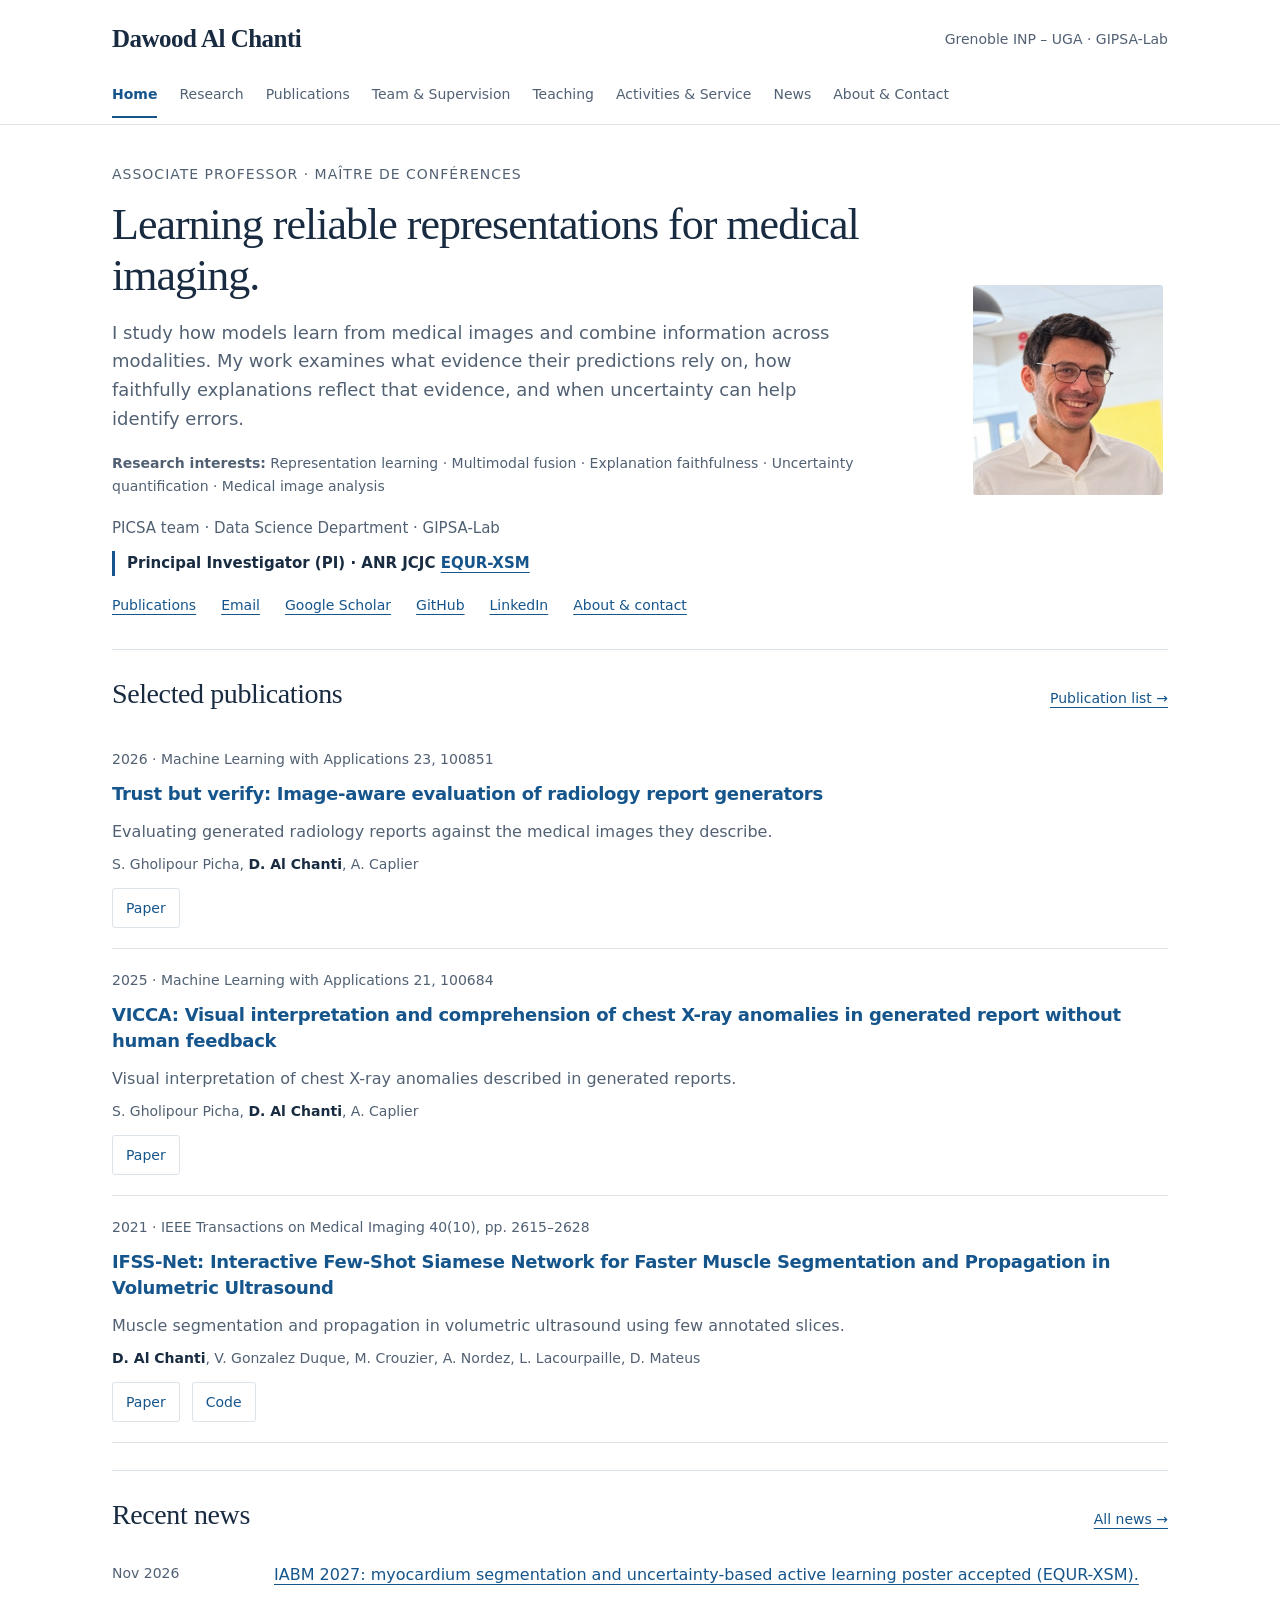
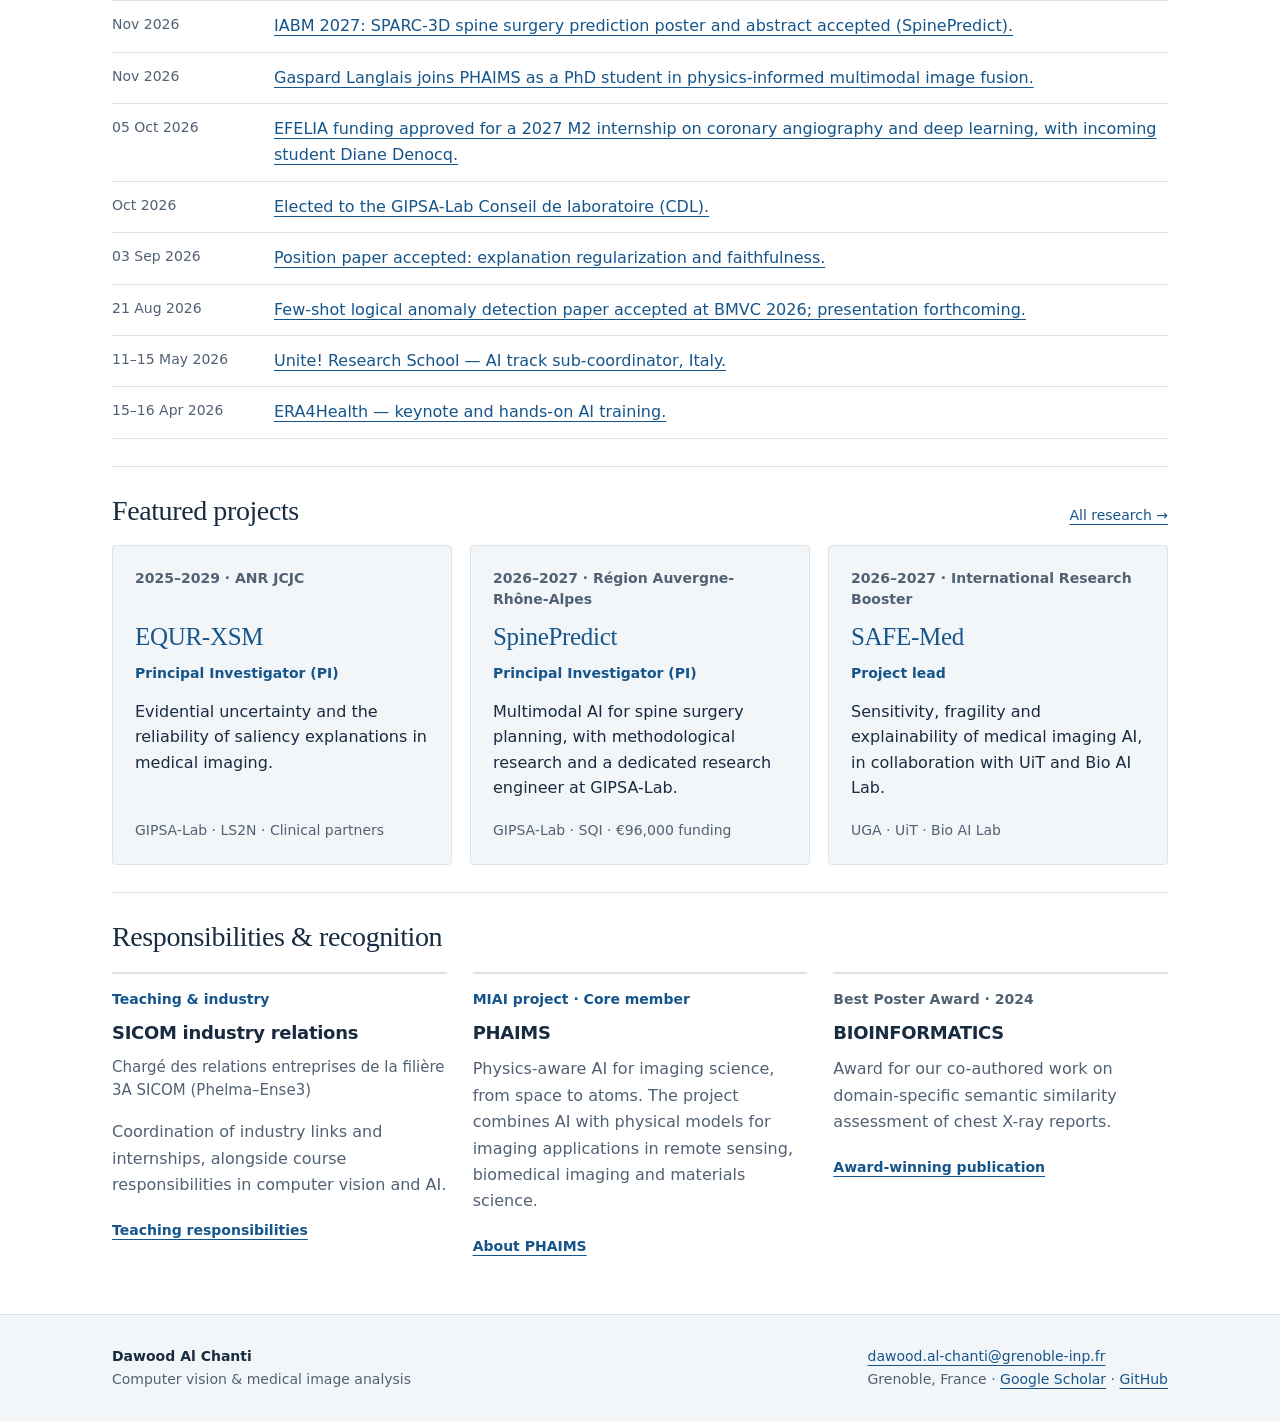
<file: index.html>
<!doctype html>
<html lang="en"><head><meta charset="utf-8"><meta name="viewport" content="width=device-width,initial-scale=1"><title>Computer vision &amp; medical imaging | Dawood Al Chanti</title><meta name="description" content="Dawood Al Chanti, Associate Professor at Grenoble INP – Phelma and GIPSA-Lab. Research in medical imaging, uncertainty quantification and explainable AI."><meta name="theme-color" content="#122439"><link rel="stylesheet" href="assets/style.css?v=20260922-1"><script type="application/ld+json">{"@context": "https://schema.org", "@type": "Person", "name": "Dawood Al Chanti", "jobTitle": "Associate Professor", "affiliation": {"@type": "Organization", "name": "Grenoble INP \u2013 Phelma / GIPSA-Lab"}, "sameAs": ["https://scholar.google.fr/citations?user=osXo54QAAAAJ&hl=en", "https://github.com/DawoodChanti", "https://www.linkedin.com/in/dawood-a-1231b355"]}</script><link rel="canonical" href="https://dawoodchanti.github.io/"></head><body><a class="skip" href="#main">Skip to content</a><header><div class="wrap mast"><a class="brand" href="index.html">Dawood Al Chanti</a><span class="affiliation">Grenoble INP – UGA · GIPSA-Lab</span></div><nav class="wrap main-nav" aria-label="Main navigation"><a href="index.html" aria-current="page">Home</a><a href="research.html">Research</a><a href="publications.html">Publications</a><a href="people.html">Team &amp; Supervision</a><a href="teaching.html">Teaching</a><a href="service.html">Activities &amp; Service</a><a href="news.html">News</a><a href="about.html">About &amp; Contact</a></nav></header><main tabindex="-1" id="main" class="wrap"><section class="hero"><div><p class="eyebrow">Associate Professor · Maître de conférences</p><h1>Learning reliable representations for medical imaging.</h1><p class="lead">I study how models learn from medical images and combine information across modalities. My work examines what evidence their predictions rely on, how faithfully explanations reflect that evidence, and when uncertainty can help identify errors.</p><p class="meta"><strong>Research interests:</strong> Representation learning · Multimodal fusion · Explanation faithfulness · Uncertainty quantification · Medical image analysis</p><p class="hero-affiliation">PICSA team · Data Science Department · GIPSA-Lab<br><strong>Principal Investigator (PI) · ANR JCJC <a href="https://dawoodchanti.github.io/anr-jcjc-equr-xsm/index.html">EQUR-XSM</a></strong></p><div class="links"><a href="publications.html">Publications</a><a href="mailto:dawood.al-chanti@grenoble-inp.fr">Email</a><a href="https://scholar.google.fr/citations?user=osXo54QAAAAJ&amp;hl=en">Google Scholar</a><a href="https://github.com/DawoodChanti">GitHub</a><a href="https://www.linkedin.com/in/dawood-a-1231b355">LinkedIn</a><a href="about.html">About &amp; contact</a></div></div><img class="portrait" src="assets/portrait.jpg?v=20261020" alt="Dawood Al Chanti" width="210" height="250"></section><section class="section" id="selected-publications"><div class="section-head"><h2>Selected publications</h2><a href="publications.html">Publication list →</a></div><article class="publication"><span class="pub-meta">2026 · Machine Learning with Applications 23, 100851</span><h3><a href="https://doi.org/10.1016/j.mlwa.2026.100851">Trust but verify: Image-aware evaluation of radiology report generators</a></h3><p class="contribution">Evaluating generated radiology reports against the medical images they describe.</p><p class="meta">S. Gholipour Picha, <strong>D. Al Chanti</strong>, A. Caplier</p><div class="pub-links"><a href="https://doi.org/10.1016/j.mlwa.2026.100851" aria-label="Read Trust but verify: Image-aware evaluation of radiology report generators">Paper</a></div></article><article class="publication"><span class="pub-meta">2025 · Machine Learning with Applications 21, 100684</span><h3><a href="https://doi.org/10.1016/j.mlwa.2025.100684">VICCA: Visual interpretation and comprehension of chest X-ray anomalies in generated report without human feedback</a></h3><p class="contribution">Visual interpretation of chest X-ray anomalies described in generated reports.</p><p class="meta">S. Gholipour Picha, <strong>D. Al Chanti</strong>, A. Caplier</p><div class="pub-links"><a href="https://doi.org/10.1016/j.mlwa.2025.100684" aria-label="Read VICCA: Visual interpretation and comprehension of chest X-ray anomalies in generated report without human feedback">Paper</a></div></article><article class="publication"><span class="pub-meta">2021 · IEEE Transactions on Medical Imaging 40(10), pp. 2615–2628</span><h3><a href="https://doi.org/10.1109/TMI.2021.3058303">IFSS-Net: Interactive Few-Shot Siamese Network for Faster Muscle Segmentation and Propagation in Volumetric Ultrasound</a></h3><p class="contribution">Muscle segmentation and propagation in volumetric ultrasound using few annotated slices.</p><p class="meta"><strong>D. Al Chanti</strong>, V. Gonzalez Duque, M. Crouzier, A. Nordez, L. Lacourpaille, D. Mateus</p><div class="pub-links"><a href="https://doi.org/10.1109/TMI.2021.3058303" aria-label="Read IFSS-Net: Interactive Few-Shot Siamese Network for Faster Muscle Segmentation and Propagation in Volumetric Ultrasound">Paper</a><a href="https://github.com/DawoodChanti/IFSS-Net">Code</a></div></article></section><section class="section" id="news"><div class="section-head"><h2>Recent news</h2><a href="news.html">All news →</a></div><article class="news-row"><time datetime="2026-11">Nov 2026</time><div><p><a href="news.html#iabm-2027-equr">IABM 2027: myocardium segmentation and uncertainty-based active learning poster accepted (EQUR-XSM).</a></p></div></article><article class="news-row"><time datetime="2026-11">Nov 2026</time><div><p><a href="news.html#iabm-2027-spine">IABM 2027: SPARC-3D spine surgery prediction poster and abstract accepted (SpinePredict).</a></p></div></article><article class="news-row"><time datetime="2026-11">Nov 2026</time><div><p><a href="news.html#phaims-gaspard-2026">Gaspard Langlais joins PHAIMS as a PhD student in physics-informed multimodal image fusion.</a></p></div></article><article class="news-row"><time datetime="2026-10-05">05 Oct 2026</time><div><p><a href="news.html#efelia-m2-2026">EFELIA funding approved for a 2027 M2 internship on coronary angiography and deep learning, with incoming student Diane Denocq.</a></p></div></article><article class="news-row"><time datetime="2026-10">Oct 2026</time><div><p><a href="news.html#cdl-2026">Elected to the GIPSA-Lab Conseil de laboratoire (CDL).</a></p></div></article><article class="news-row"><time datetime="2026-09-03">03 Sep 2026</time><div><p><a href="news.html">Position paper accepted: explanation regularization and faithfulness.</a></p></div></article><article class="news-row"><time datetime="2026-08-21">21 Aug 2026</time><div><p><a href="news.html#bmvc-2026">Few-shot logical anomaly detection paper accepted at BMVC 2026; presentation forthcoming.</a></p></div></article><article class="news-row"><time datetime="2026-05-11">11–15 May 2026</time><div><p><a href="news.html">Unite! Research School — AI track sub-coordinator, Italy.</a></p></div></article><article class="news-row"><time datetime="2026-04-15">15–16 Apr 2026</time><div><p><a href="news.html">ERA4Health — keynote and hands-on AI training.</a></p></div></article></section><section class="section" id="projects"><div class="section-head"><h2>Featured projects</h2><a href="research.html">All research →</a></div><div class="grid"><article class="card"><span class="tag">2025–2029 · ANR JCJC</span><h3><a href="https://dawoodchanti.github.io/anr-jcjc-equr-xsm/index.html">EQUR-XSM</a></h3><span class="role-label">Principal Investigator (PI)</span><p>Evidential uncertainty and the reliability of saliency explanations in medical imaging.</p><div class="meta">GIPSA-Lab · LS2N · Clinical partners</div></article><article class="card"><span class="tag">2026–2027 · Région Auvergne-Rhône-Alpes</span><h3><a href="research.html#spinepredict">SpinePredict</a></h3><span class="role-label">Principal Investigator (PI)</span><p>Multimodal AI for spine surgery planning, with methodological research and a dedicated research engineer at GIPSA-Lab.</p><div class="meta">GIPSA-Lab · SQI · €96,000 funding</div></article><article class="card"><span class="tag">2026–2027 · International Research Booster</span><h3><a href="research.html#safe-med">SAFE-Med</a></h3><span class="role-label">Project lead</span><p>Sensitivity, fragility and explainability of medical imaging AI, in collaboration with UiT and Bio AI Lab.</p><div class="meta">UGA · UiT · Bio AI Lab</div></article></div></section><section class="section" id="highlights"><div class="section-head"><h2>Responsibilities &amp; recognition</h2></div><div class="highlights"><article><span class="tag">Teaching &amp; industry</span><h3>SICOM industry relations</h3><p lang="fr">Chargé des relations entreprises de la filière 3A SICOM (Phelma–Ense3)</p><p>Coordination of industry links and internships, alongside course responsibilities in computer vision and AI.</p><a href="teaching.html#responsibilities">Teaching responsibilities</a></article><article><span class="tag">MIAI project · Core member</span><h3>PHAIMS</h3><p>Physics-aware AI for imaging science, from space to atoms. The project combines AI with physical models for imaging applications in remote sensing, biomedical imaging and materials science.</p><a href="research.html#phaims">About PHAIMS</a></article><article class="recognition"><span class="tag">Best Poster Award · 2024</span><h3>BIOINFORMATICS</h3><p>Award for our co-authored work on domain-specific semantic similarity assessment of chest X-ray reports.</p><a href="publications.html#year-2024">Award-winning publication</a></article></div></section></main><footer><div class="wrap footer-inner"><div><strong>Dawood Al Chanti</strong><br>Computer vision &amp; medical image analysis</div><div><a href="mailto:dawood.al-chanti@grenoble-inp.fr">dawood.al-chanti@grenoble-inp.fr</a><br>Grenoble, France · <a href="https://scholar.google.fr/citations?user=osXo54QAAAAJ&amp;hl=en">Google Scholar</a> · <a href="https://github.com/DawoodChanti">GitHub</a></div></div></footer></body></html>
</file>
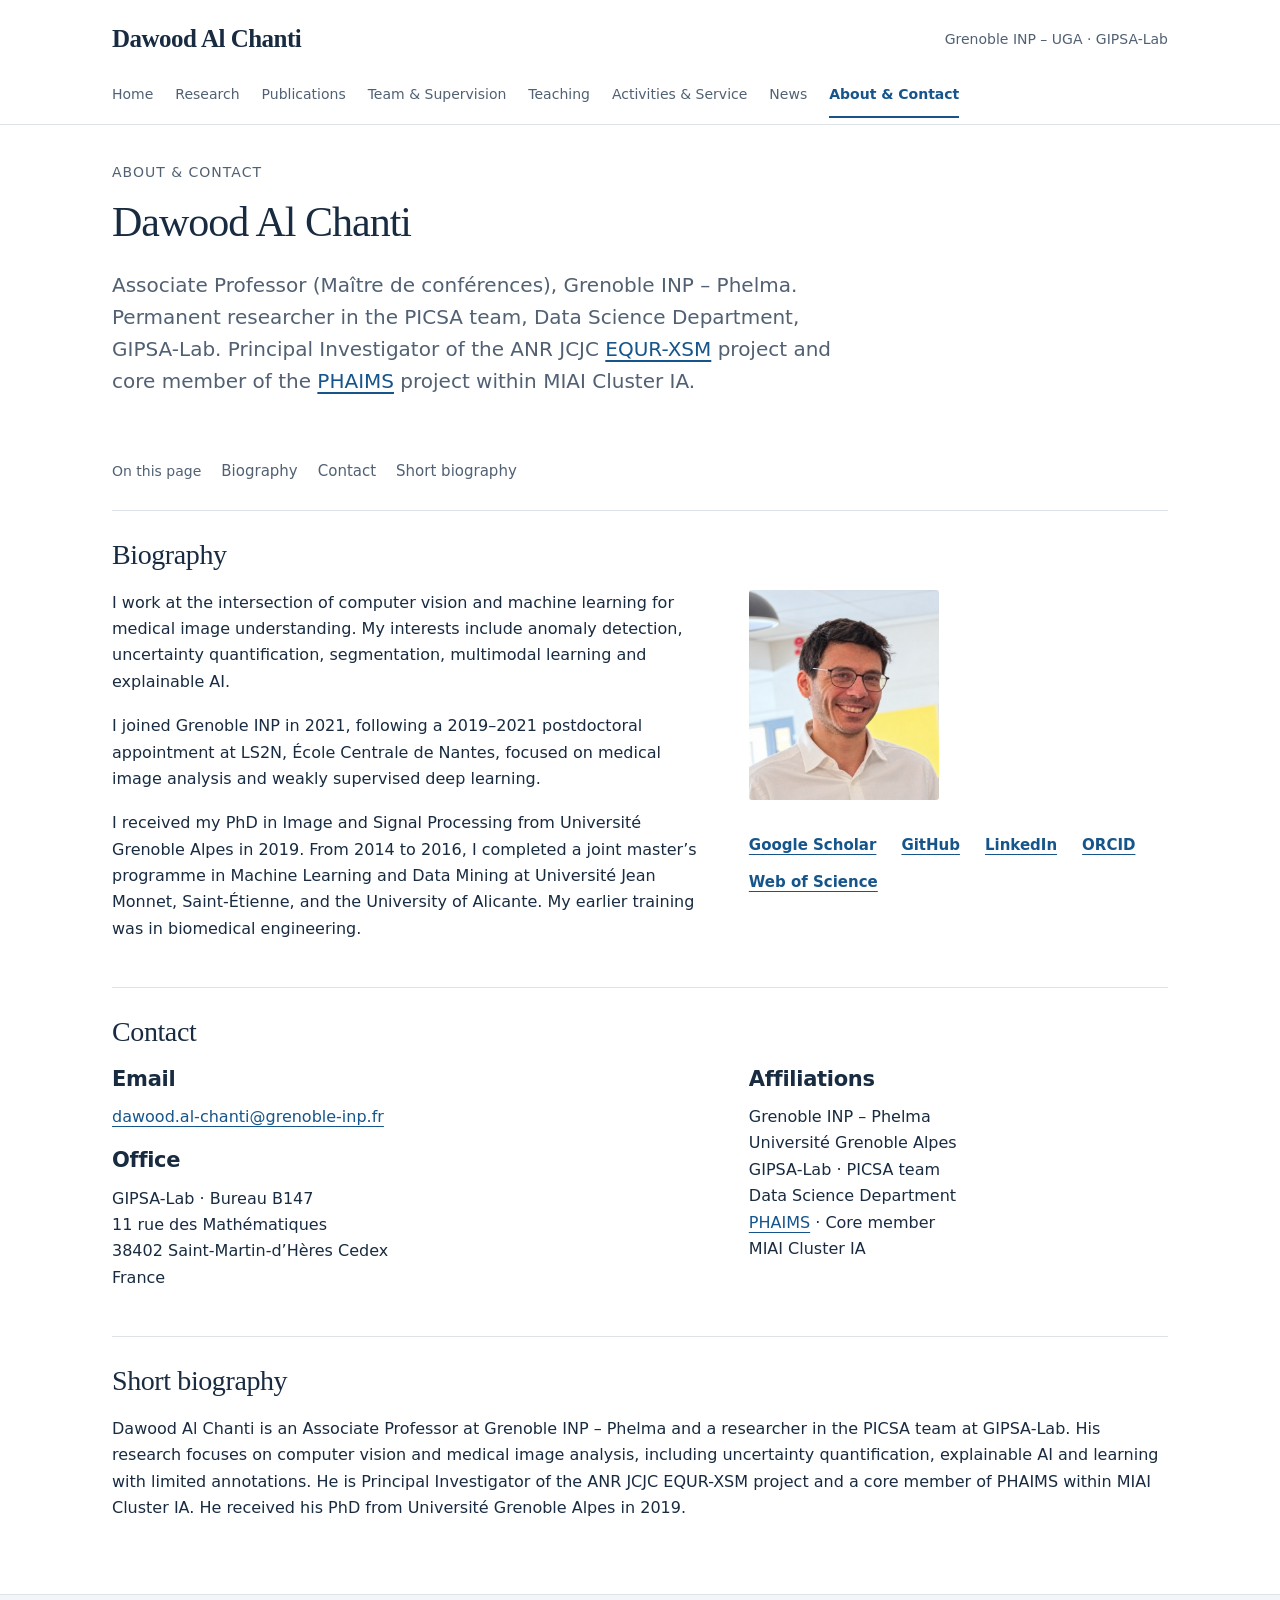
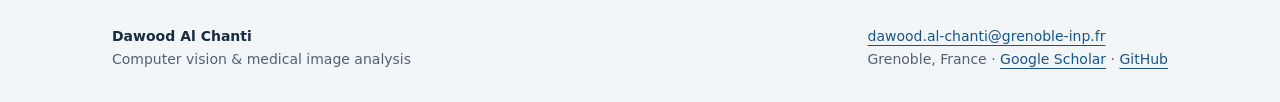
<file: about.html>
<!doctype html>
<html lang="en"><head><meta charset="utf-8"><meta name="viewport" content="width=device-width,initial-scale=1"><title>About &amp; contact | Dawood Al Chanti</title><meta name="description" content="Biography and professional contact information for Dawood Al Chanti, Associate Professor at Grenoble INP – Phelma."><meta name="theme-color" content="#122439"><link rel="stylesheet" href="assets/style.css?v=20260922-1"><script type="application/ld+json">{"@context": "https://schema.org", "@type": "Person", "name": "Dawood Al Chanti", "jobTitle": "Associate Professor", "affiliation": {"@type": "Organization", "name": "Grenoble INP \u2013 Phelma / GIPSA-Lab"}, "sameAs": ["https://scholar.google.fr/citations?user=osXo54QAAAAJ&hl=en", "https://github.com/DawoodChanti", "https://www.linkedin.com/in/dawood-a-1231b355"]}</script><link rel="canonical" href="https://dawoodchanti.github.io/about.html"></head><body><a class="skip" href="#main">Skip to content</a><header><div class="wrap mast"><a class="brand" href="index.html">Dawood Al Chanti</a><span class="affiliation">Grenoble INP – UGA · GIPSA-Lab</span></div><nav class="wrap main-nav" aria-label="Main navigation"><a href="index.html">Home</a><a href="research.html">Research</a><a href="publications.html">Publications</a><a href="people.html">Team &amp; Supervision</a><a href="teaching.html">Teaching</a><a href="service.html">Activities &amp; Service</a><a href="news.html">News</a><a href="about.html" aria-current="page">About &amp; Contact</a></nav></header><main tabindex="-1" id="main" class="wrap"><div class="page-head"><p class="eyebrow">About &amp; contact</p><h1>Dawood Al Chanti</h1><p class="lead">Associate Professor (Maître de conférences), Grenoble INP – Phelma. Permanent researcher in the PICSA team, Data Science Department, GIPSA-Lab. Principal Investigator of the ANR JCJC <a href="https://dawoodchanti.github.io/anr-jcjc-equr-xsm/index.html">EQUR-XSM</a> project and core member of the <a href="https://miai-cluster.univ-grenoble-alpes.fr/chairs-/phaims-physics-aware-ai-for-imaging-science-from-space-to-atoms-1641665.kjsp?RH=1697728359000">PHAIMS</a> project within MIAI Cluster IA.</p></div><nav class="page-nav" aria-label="On this page"><span>On this page</span><a href="#biography">Biography</a><a href="#contact">Contact</a><a href="#short-bio">Short biography</a></nav><section class="section" id="biography"><div class="section-head"><h2>Biography</h2></div><div class="two-col"><div><p>I work at the intersection of computer vision and machine learning for medical image understanding. My interests include anomaly detection, uncertainty quantification, segmentation, multimodal learning and explainable AI.</p><p>I joined Grenoble INP in 2021, following a 2019–2021 postdoctoral appointment at LS2N, École Centrale de Nantes, focused on medical image analysis and weakly supervised deep learning.</p><p>I received my PhD in Image and Signal Processing from Université Grenoble Alpes in 2019. From 2014 to 2016, I completed a joint master’s programme in Machine Learning and Data Mining at Université Jean Monnet, Saint-Étienne, and the University of Alicante. My earlier training was in biomedical engineering.</p></div><div><img class="portrait" src="assets/portrait.jpg?v=20261020" alt="Dawood Al Chanti" width="210" height="250"><div class="links"><a href="https://scholar.google.fr/citations?user=osXo54QAAAAJ&amp;hl=en">Google Scholar</a><a href="https://github.com/DawoodChanti">GitHub</a><a href="https://www.linkedin.com/in/dawood-a-1231b355">LinkedIn</a><a href="https://orcid.org/0000-0002-6258-6970">ORCID</a><a href="https://www.webofscience.com/wos/author/record/ITU-7469-2023">Web of Science</a></div></div></div></section><section class="section" id="contact"><div class="section-head"><h2>Contact</h2></div><div class="two-col"><div><h3>Email</h3><p><a href="mailto:dawood.al-chanti@grenoble-inp.fr">dawood.al-chanti@grenoble-inp.fr</a></p><h3>Office</h3><p>GIPSA-Lab · Bureau B147<br>11 rue des Mathématiques<br>38402 Saint-Martin-d’Hères Cedex<br>France</p></div><div><h3>Affiliations</h3><p>Grenoble INP – Phelma<br>Université Grenoble Alpes<br>GIPSA-Lab · PICSA team<br>Data Science Department<br><a href="https://miai-cluster.univ-grenoble-alpes.fr/chairs-/phaims-physics-aware-ai-for-imaging-science-from-space-to-atoms-1641665.kjsp?RH=1697728359000">PHAIMS</a> · Core member<br>MIAI Cluster IA</p></div></div></section><section class="section" id="short-bio"><div class="section-head"><h2>Short biography</h2></div><p>Dawood Al Chanti is an Associate Professor at Grenoble INP – Phelma and a researcher in the PICSA team at GIPSA-Lab. His research focuses on computer vision and medical image analysis, including uncertainty quantification, explainable AI and learning with limited annotations. He is Principal Investigator of the ANR JCJC EQUR-XSM project and a core member of PHAIMS within MIAI Cluster IA. He received his PhD from Université Grenoble Alpes in 2019.</p></section></main><footer><div class="wrap footer-inner"><div><strong>Dawood Al Chanti</strong><br>Computer vision &amp; medical image analysis</div><div><a href="mailto:dawood.al-chanti@grenoble-inp.fr">dawood.al-chanti@grenoble-inp.fr</a><br>Grenoble, France · <a href="https://scholar.google.fr/citations?user=osXo54QAAAAJ&amp;hl=en">Google Scholar</a> · <a href="https://github.com/DawoodChanti">GitHub</a></div></div></footer></body></html>
</file>
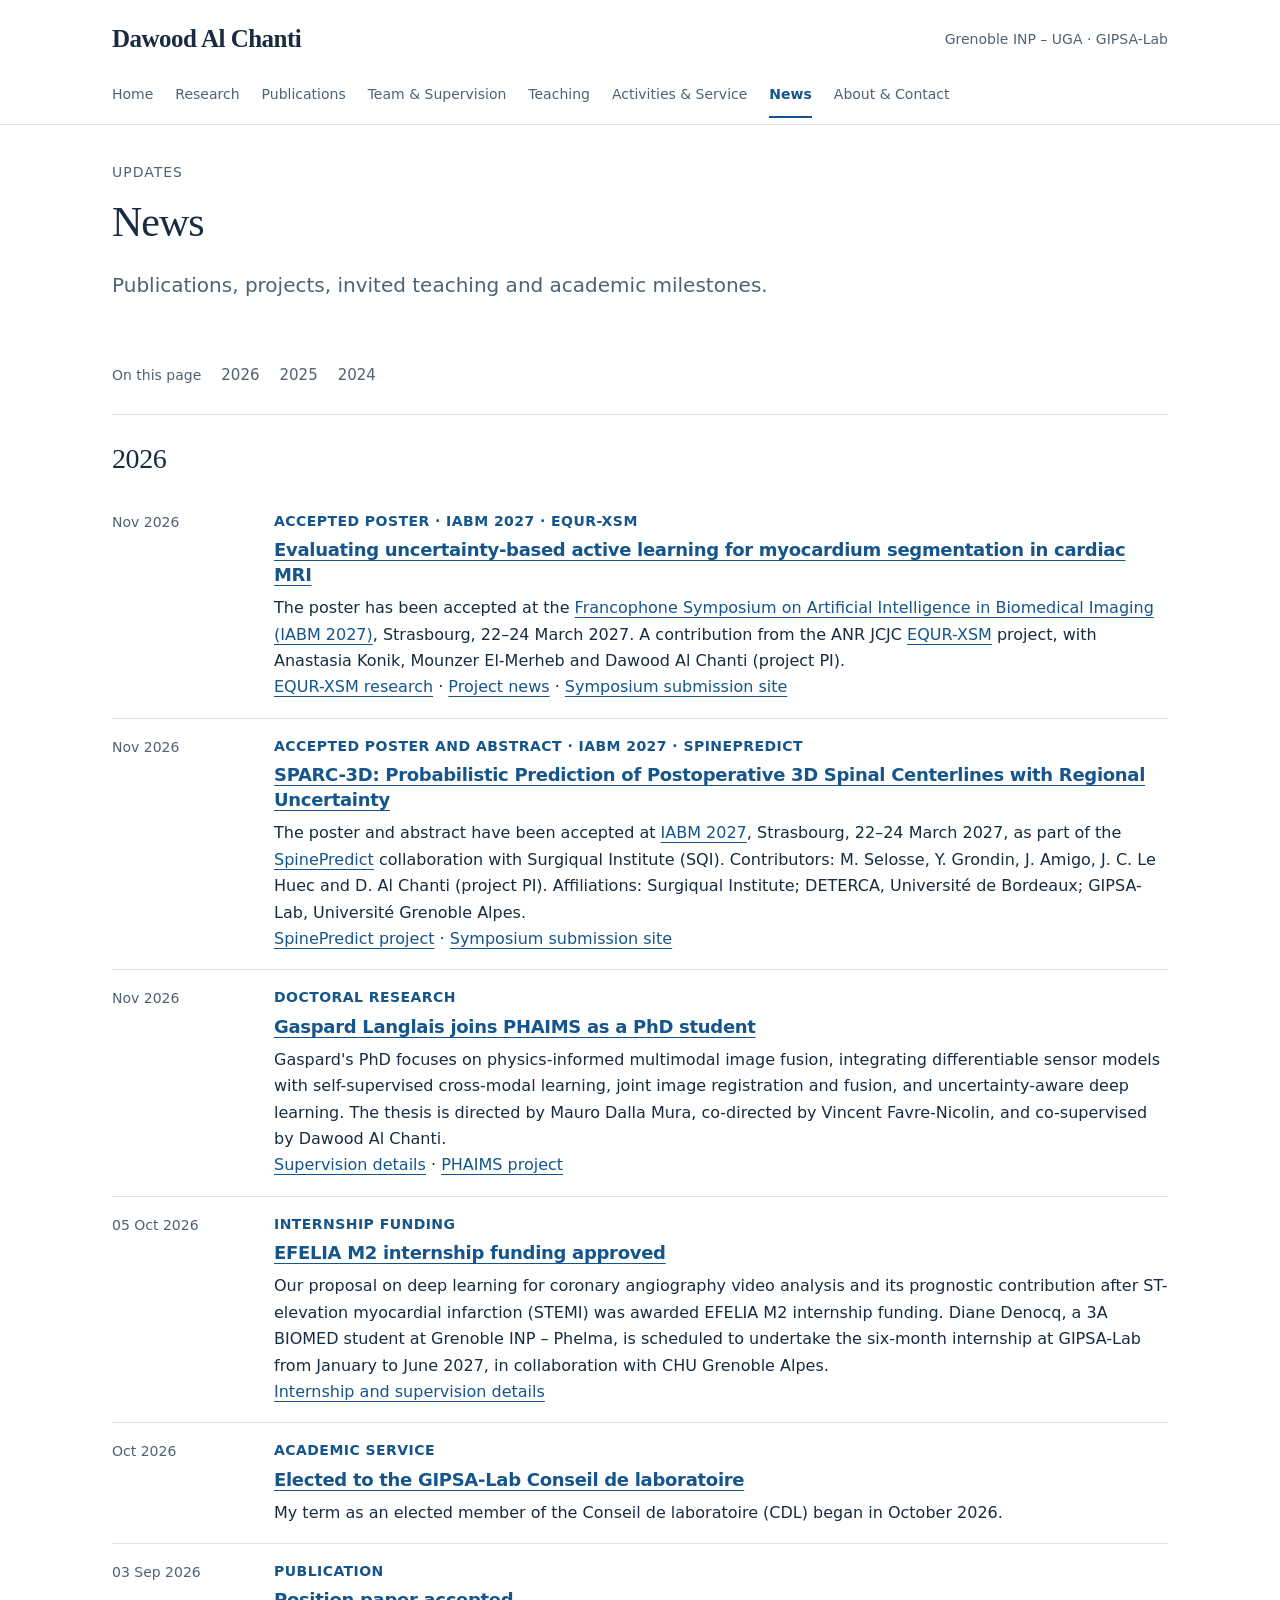
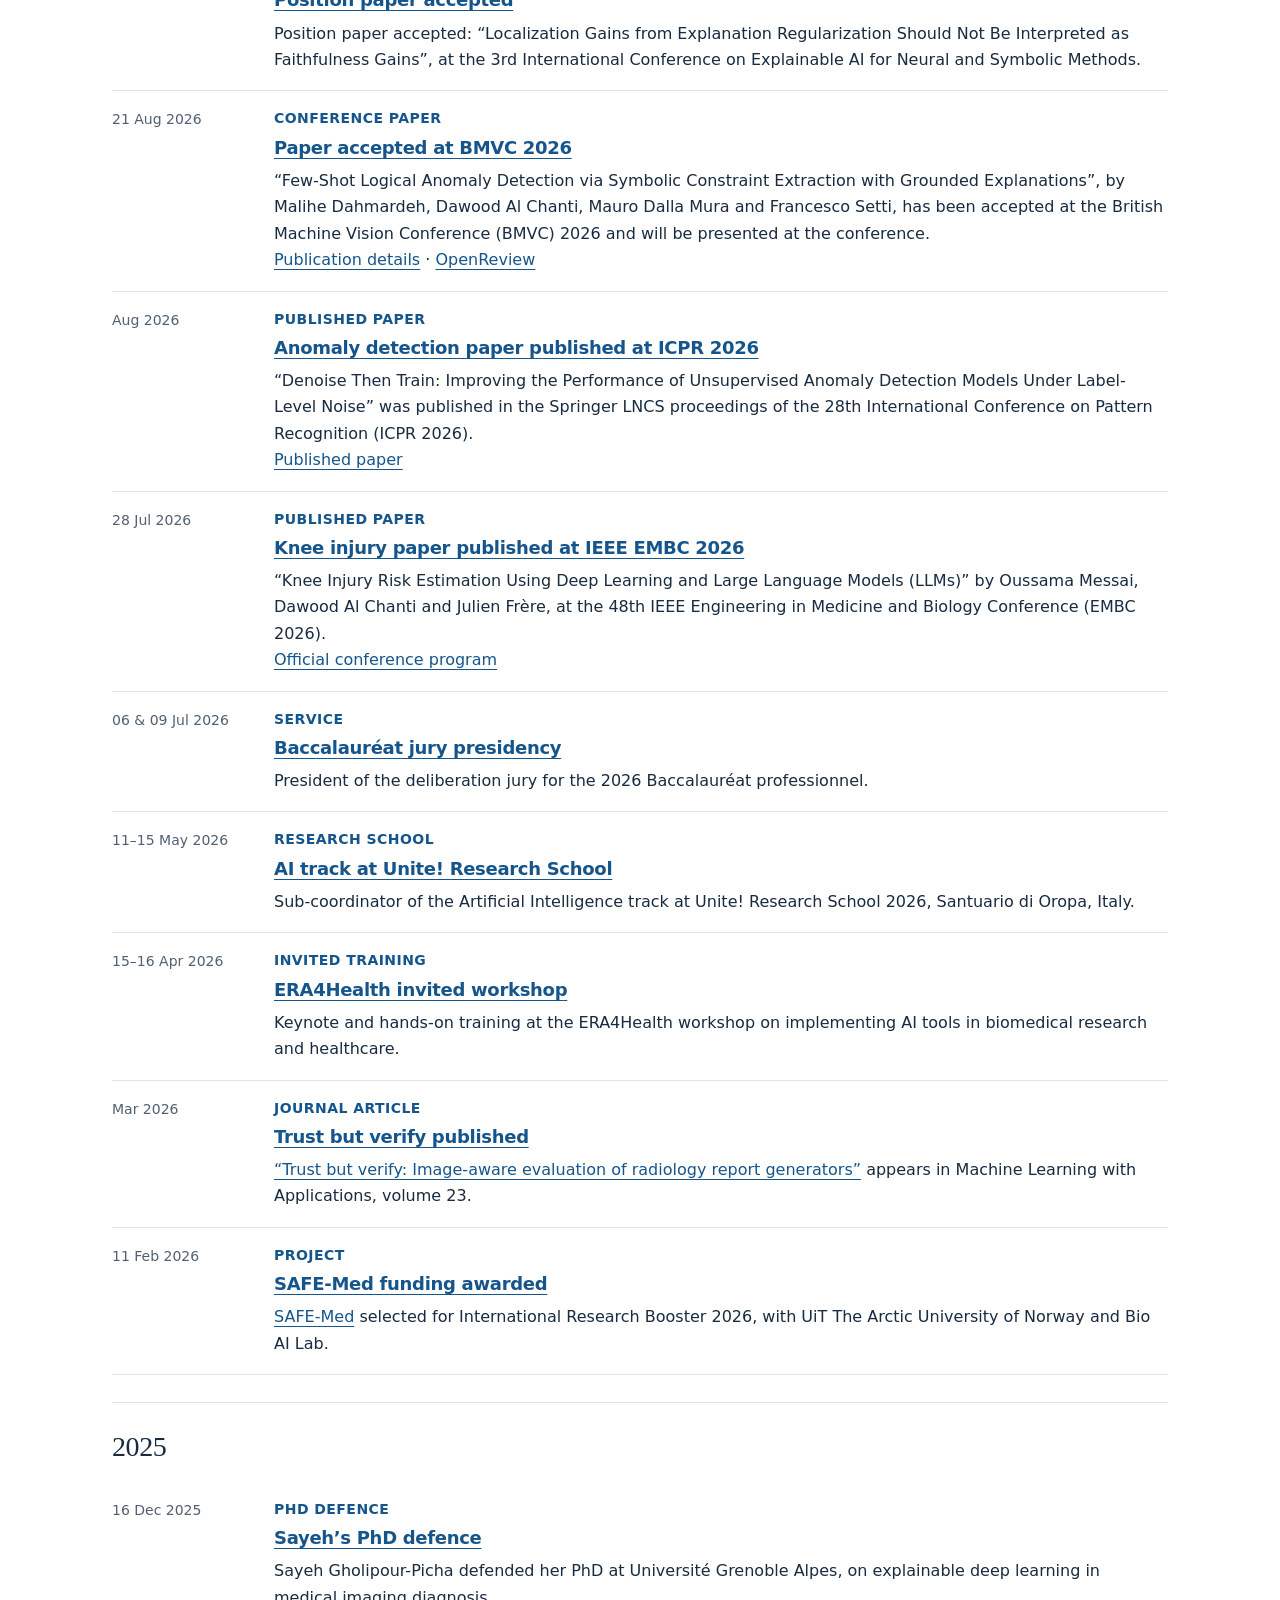
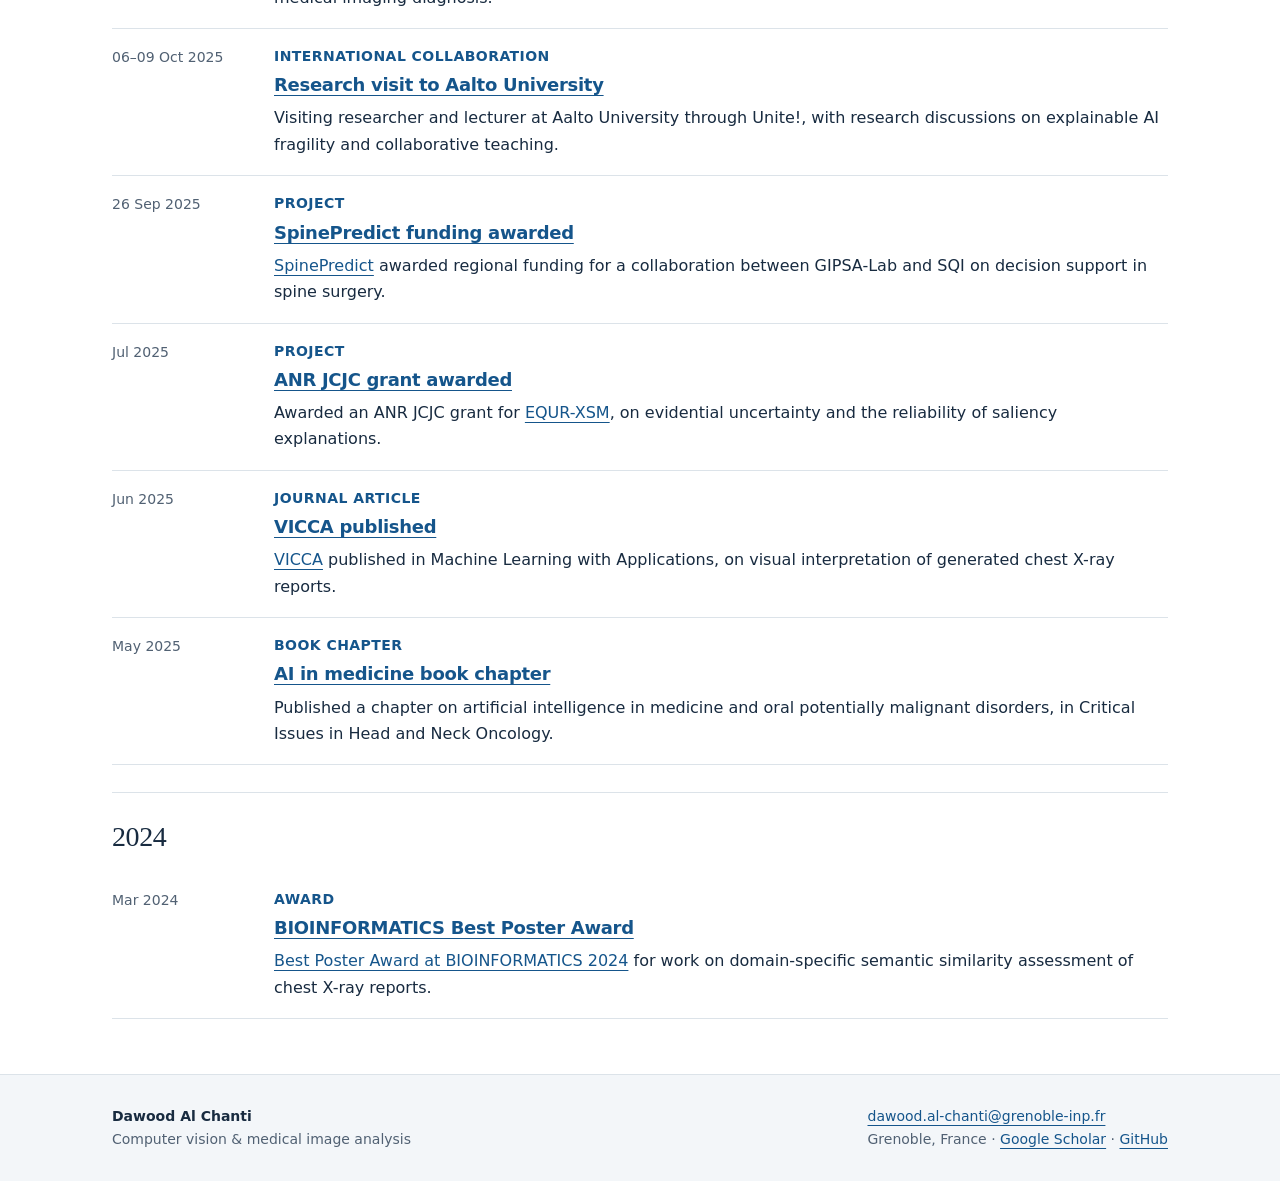
<file: news.html>
<!doctype html>
<html lang="en"><head><meta charset="utf-8"><meta name="viewport" content="width=device-width,initial-scale=1"><title>News | Dawood Al Chanti</title><meta name="description" content="Recent news and an archive of research and academic activities from Dawood Al Chanti."><meta name="theme-color" content="#122439"><link rel="stylesheet" href="assets/style.css?v=20260922-1"><script type="application/ld+json">{"@context": "https://schema.org", "@type": "Person", "name": "Dawood Al Chanti", "jobTitle": "Associate Professor", "affiliation": {"@type": "Organization", "name": "Grenoble INP \u2013 Phelma / GIPSA-Lab"}, "sameAs": ["https://scholar.google.fr/citations?user=osXo54QAAAAJ&hl=en", "https://github.com/DawoodChanti"]}</script><link rel="canonical" href="https://dawoodchanti.github.io/news.html"></head><body><a class="skip" href="#main">Skip to content</a><header><div class="wrap mast"><a class="brand" href="index.html">Dawood Al Chanti</a><span class="affiliation">Grenoble INP – UGA · GIPSA-Lab</span></div><nav class="wrap main-nav" aria-label="Main navigation"><a href="index.html">Home</a><a href="research.html">Research</a><a href="publications.html">Publications</a><a href="people.html">Team &amp; Supervision</a><a href="teaching.html">Teaching</a><a href="service.html">Activities &amp; Service</a><a href="news.html" aria-current="page">News</a><a href="about.html">About &amp; Contact</a></nav></header><main tabindex="-1" id="main" class="wrap"><div class="page-head"><p class="eyebrow">Updates</p><h1>News</h1><p class="lead">Publications, projects, invited teaching and academic milestones.</p></div><nav class="page-nav" aria-label="On this page"><span>On this page</span><a href="#year-2026">2026</a><a href="#year-2025">2025</a><a href="#year-2024">2024</a></nav><section class="section" id="year-2026"><div class="section-head"><h2>2026</h2></div>
 <article class="news-row" id="iabm-2027-equr"><time datetime="2026-11">Nov 2026</time><div><span class="tag">Accepted poster · IABM 2027 · EQUR-XSM</span><h3><a href="publications.html#iabm-2027-equr">Evaluating uncertainty-based active learning for myocardium segmentation in cardiac MRI</a></h3><p>The poster has been accepted at the <a href="https://iabm2027.sciencesconf.org/">Francophone Symposium on Artificial Intelligence in Biomedical Imaging (IABM 2027)</a>, Strasbourg, 22–24 March 2027. A contribution from the ANR JCJC <a href="research.html#equr-xsm">EQUR-XSM</a> project, with Anastasia Konik, Mounzer El-Merheb and Dawood Al Chanti (project PI).</p><p><a href="research.html#equr-xsm">EQUR-XSM research</a> · <a href="https://dawoodchanti.github.io/anr-jcjc-equr-xsm/news.html#iabm-2027-myocardium">Project news</a> · <a href="https://cmt3.research.microsoft.com/IABM2027">Symposium submission site</a></p></div></article>
 <article class="news-row" id="iabm-2027-spine"><time datetime="2026-11">Nov 2026</time><div><span class="tag">Accepted poster and abstract · IABM 2027 · SpinePredict</span><h3><a href="publications.html#iabm-2027-spine">SPARC-3D: Probabilistic Prediction of Postoperative 3D Spinal Centerlines with Regional Uncertainty</a></h3><p>The poster and abstract have been accepted at <a href="https://iabm2027.sciencesconf.org/">IABM 2027</a>, Strasbourg, 22–24 March 2027, as part of the <a href="research.html#spinepredict">SpinePredict</a> collaboration with Surgiqual Institute (SQI). Contributors: M. Selosse, Y. Grondin, J. Amigo, J. C. Le Huec and D. Al Chanti (project PI). Affiliations: Surgiqual Institute; DETERCA, Université de Bordeaux; GIPSA-Lab, Université Grenoble Alpes.</p><p><a href="research.html#spinepredict">SpinePredict project</a> · <a href="https://cmt3.research.microsoft.com/IABM2027">Symposium submission site</a></p></div></article><article class="news-row" id="phaims-gaspard-2026"><time datetime="2026-11">Nov 2026</time><div><span class="tag">Doctoral research</span><h3><a href="people.html#gaspard-langlais">Gaspard Langlais joins PHAIMS as a PhD student</a></h3><p>Gaspard's PhD focuses on physics-informed multimodal image fusion, integrating differentiable sensor models with self-supervised cross-modal learning, joint image registration and fusion, and uncertainty-aware deep learning. The thesis is directed by Mauro Dalla Mura, co-directed by Vincent Favre-Nicolin, and co-supervised by Dawood Al Chanti.</p><p><a href="people.html#gaspard-langlais">Supervision details</a> · <a href="research.html#phaims">PHAIMS project</a></p></div></article><article class="news-row" id="efelia-m2-2026"><time datetime="2026-10-05">05 Oct 2026</time><div><span class="tag">Internship funding</span><h3><a href="people.html#diane-denocq">EFELIA M2 internship funding approved</a></h3><p>Our proposal on deep learning for coronary angiography video analysis and its prognostic contribution after ST-elevation myocardial infarction (STEMI) was awarded EFELIA M2 internship funding. Diane Denocq, a 3A BIOMED student at Grenoble INP – Phelma, is scheduled to undertake the six-month internship at GIPSA-Lab from January to June 2027, in collaboration with CHU Grenoble Alpes.</p><p><a href="people.html#diane-denocq">Internship and supervision details</a></p></div></article><article class="news-row" id="cdl-2026"><time datetime="2026-10">Oct 2026</time><div><span class="tag">Academic service</span><h3><a href="service.html#cdl">Elected to the GIPSA-Lab Conseil de laboratoire</a></h3><p>My term as an elected member of the Conseil de laboratoire (CDL) began in October 2026.</p></div></article><article class="news-row"><time datetime="2026-09-03">03 Sep 2026</time><div><span class="tag">Publication</span><h3><a href="publications.html#accepted">Position paper accepted</a></h3><p>Position paper accepted: “Localization Gains from Explanation Regularization Should Not Be Interpreted as Faithfulness Gains”, at the 3rd International Conference on Explainable AI for Neural and Symbolic Methods.</p></div></article><article class="news-row" id="bmvc-2026"><time datetime="2026-08-21">21 Aug 2026</time><div><span class="tag">Conference paper</span><h3><a href="publications.html#bmvc-2026-logical-anomaly">Paper accepted at BMVC 2026</a></h3><p>“Few-Shot Logical Anomaly Detection via Symbolic Constraint Extraction with Grounded Explanations”, by Malihe Dahmardeh, Dawood Al Chanti, Mauro Dalla Mura and Francesco Setti, has been accepted at the British Machine Vision Conference (BMVC) 2026 and will be presented at the conference.</p><p><a href="publications.html#bmvc-2026-logical-anomaly">Publication details</a> · <a href="https://openreview.net/forum?id=VJg4gXuPUC">OpenReview</a></p></div></article><article class="news-row" id="icpr-2026-denoise"><time datetime="2026-08">Aug 2026</time><div><span class="tag">Published paper</span><h3><a href="publications.html#icpr-2026-denoise">Anomaly detection paper published at ICPR 2026</a></h3><p>“Denoise Then Train: Improving the Performance of Unsupervised Anomaly Detection Models Under Label-Level Noise” was published in the Springer LNCS proceedings of the 28th International Conference on Pattern Recognition (ICPR 2026).</p><p><a href="https://doi.org/10.1007/978-3-032-31404-8_35">Published paper</a></p></div></article><article class="news-row" id="embc-2026-knee"><time datetime="2026-07-28">28 Jul 2026</time><div><span class="tag">Published paper</span><h3><a href="publications.html#embc-2026-knee">Knee injury paper published at IEEE EMBC 2026</a></h3><p>“Knee Injury Risk Estimation Using Deep Learning and Large Language Models (LLMs)” by Oussama Messai, Dawood Al Chanti and Julien Frère, at the 48th IEEE Engineering in Medicine and Biology Conference (EMBC 2026).</p><p><a href="https://cmsworkshops.com/EMBC2026/view_paper.php?PaperNum=2930&amp;SessionID=1121&amp;bare=1#top">Official conference program</a></p></div></article><article class="news-row"><time datetime="2026-07-09">06 &amp; 09 Jul 2026</time><div><span class="tag">Service</span><h3><a href="service.html#recent">Baccalauréat jury presidency</a></h3><p>President of the deliberation jury for the 2026 Baccalauréat professionnel.</p></div></article><article class="news-row"><time datetime="2026-05-11">11–15 May 2026</time><div><span class="tag">Research school</span><h3><a href="service.html#invited">AI track at Unite! Research School</a></h3><p>Sub-coordinator of the Artificial Intelligence track at Unite! Research School 2026, Santuario di Oropa, Italy.</p></div></article><article class="news-row"><time datetime="2026-04-15">15–16 Apr 2026</time><div><span class="tag">Invited training</span><h3><a href="service.html#invited">ERA4Health invited workshop</a></h3><p>Keynote and hands-on training at the ERA4Health workshop on implementing AI tools in biomedical research and healthcare.</p></div></article><article class="news-row"><time datetime="2026-03">Mar 2026</time><div><span class="tag">Journal article</span><h3><a href="publications.html#year-2026">Trust but verify published</a></h3><p><a href="https://doi.org/10.1016/j.mlwa.2026.100851">“Trust but verify: Image-aware evaluation of radiology report generators”</a> appears in Machine Learning with Applications, volume 23.</p></div></article><article class="news-row"><time datetime="2026-02-11">11 Feb 2026</time><div><span class="tag">Project</span><h3><a href="research.html#safe-med">SAFE-Med funding awarded</a></h3><p><a href="research.html#safe-med">SAFE-Med</a> selected for International Research Booster 2026, with UiT The Arctic University of Norway and Bio AI Lab.</p></div></article></section><section class="section" id="year-2025"><div class="section-head"><h2>2025</h2></div><article class="news-row"><time datetime="2025-12-16">16 Dec 2025</time><div><span class="tag">PhD defence</span><h3><a href="people.html#defended">Sayeh’s PhD defence</a></h3><p>Sayeh Gholipour-Picha defended her PhD at Université Grenoble Alpes, on explainable deep learning in medical imaging diagnosis.</p></div></article><article class="news-row"><time datetime="2025-10-06">06–09 Oct 2025</time><div><span class="tag">International collaboration</span><h3><a href="service.html#visits">Research visit to Aalto University</a></h3><p>Visiting researcher and lecturer at Aalto University through Unite!, with research discussions on explainable AI fragility and collaborative teaching.</p></div></article><article class="news-row"><time datetime="2025-09-26">26 Sep 2025</time><div><span class="tag">Project</span><h3><a href="research.html#spinepredict">SpinePredict funding awarded</a></h3><p><a href="research.html#spinepredict">SpinePredict</a> awarded regional funding for a collaboration between GIPSA-Lab and SQI on decision support in spine surgery.</p></div></article><article class="news-row"><time datetime="2025-07">Jul 2025</time><div><span class="tag">Project</span><h3><a href="research.html#equr-xsm">ANR JCJC grant awarded</a></h3><p>Awarded an ANR JCJC grant for <a href="https://dawoodchanti.github.io/anr-jcjc-equr-xsm/index.html">EQUR-XSM</a>, on evidential uncertainty and the reliability of saliency explanations.</p></div></article><article class="news-row"><time datetime="2025-06">Jun 2025</time><div><span class="tag">Journal article</span><h3><a href="publications.html#year-2025">VICCA published</a></h3><p><a href="https://doi.org/10.1016/j.mlwa.2025.100684">VICCA</a> published in Machine Learning with Applications, on visual interpretation of generated chest X-ray reports.</p></div></article><article class="news-row"><time datetime="2025-05">May 2025</time><div><span class="tag">Book chapter</span><h3><a href="publications.html#year-2025">AI in medicine book chapter</a></h3><p>Published a chapter on artificial intelligence in medicine and oral potentially malignant disorders, in Critical Issues in Head and Neck Oncology.</p></div></article></section><section class="section" id="year-2024"><div class="section-head"><h2>2024</h2></div><article class="news-row"><time datetime="2024-03">Mar 2024</time><div><span class="tag">Award</span><h3><a href="publications.html#year-2024">BIOINFORMATICS Best Poster Award</a></h3><p><a href="publications.html#year-2024">Best Poster Award at BIOINFORMATICS 2024</a> for work on domain-specific semantic similarity assessment of chest X-ray reports.</p></div></article></section></main><footer><div class="wrap footer-inner"><div><strong>Dawood Al Chanti</strong><br>Computer vision &amp; medical image analysis</div><div><a href="mailto:dawood.al-chanti@grenoble-inp.fr">dawood.al-chanti@grenoble-inp.fr</a><br>Grenoble, France · <a href="https://scholar.google.fr/citations?user=osXo54QAAAAJ&amp;hl=en">Google Scholar</a> · <a href="https://github.com/DawoodChanti">GitHub</a></div></div></footer></body></html>
</file>
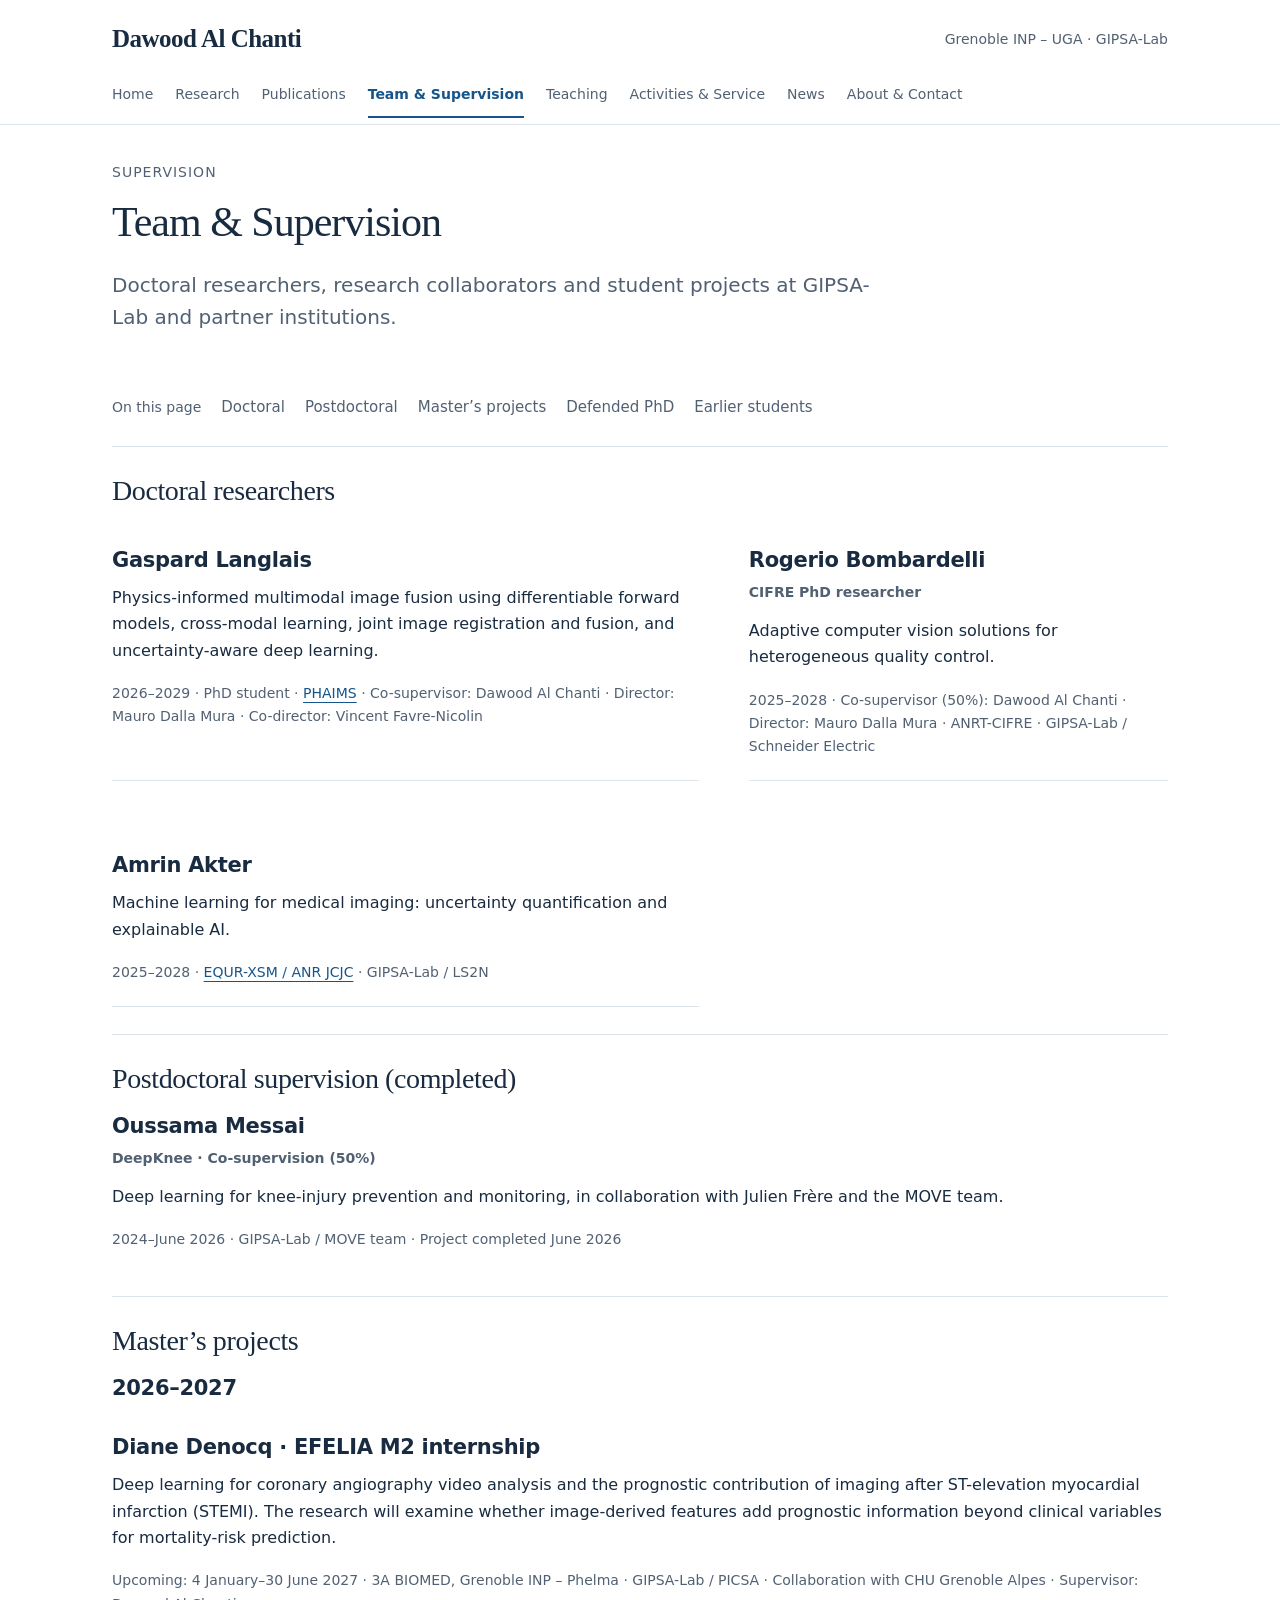
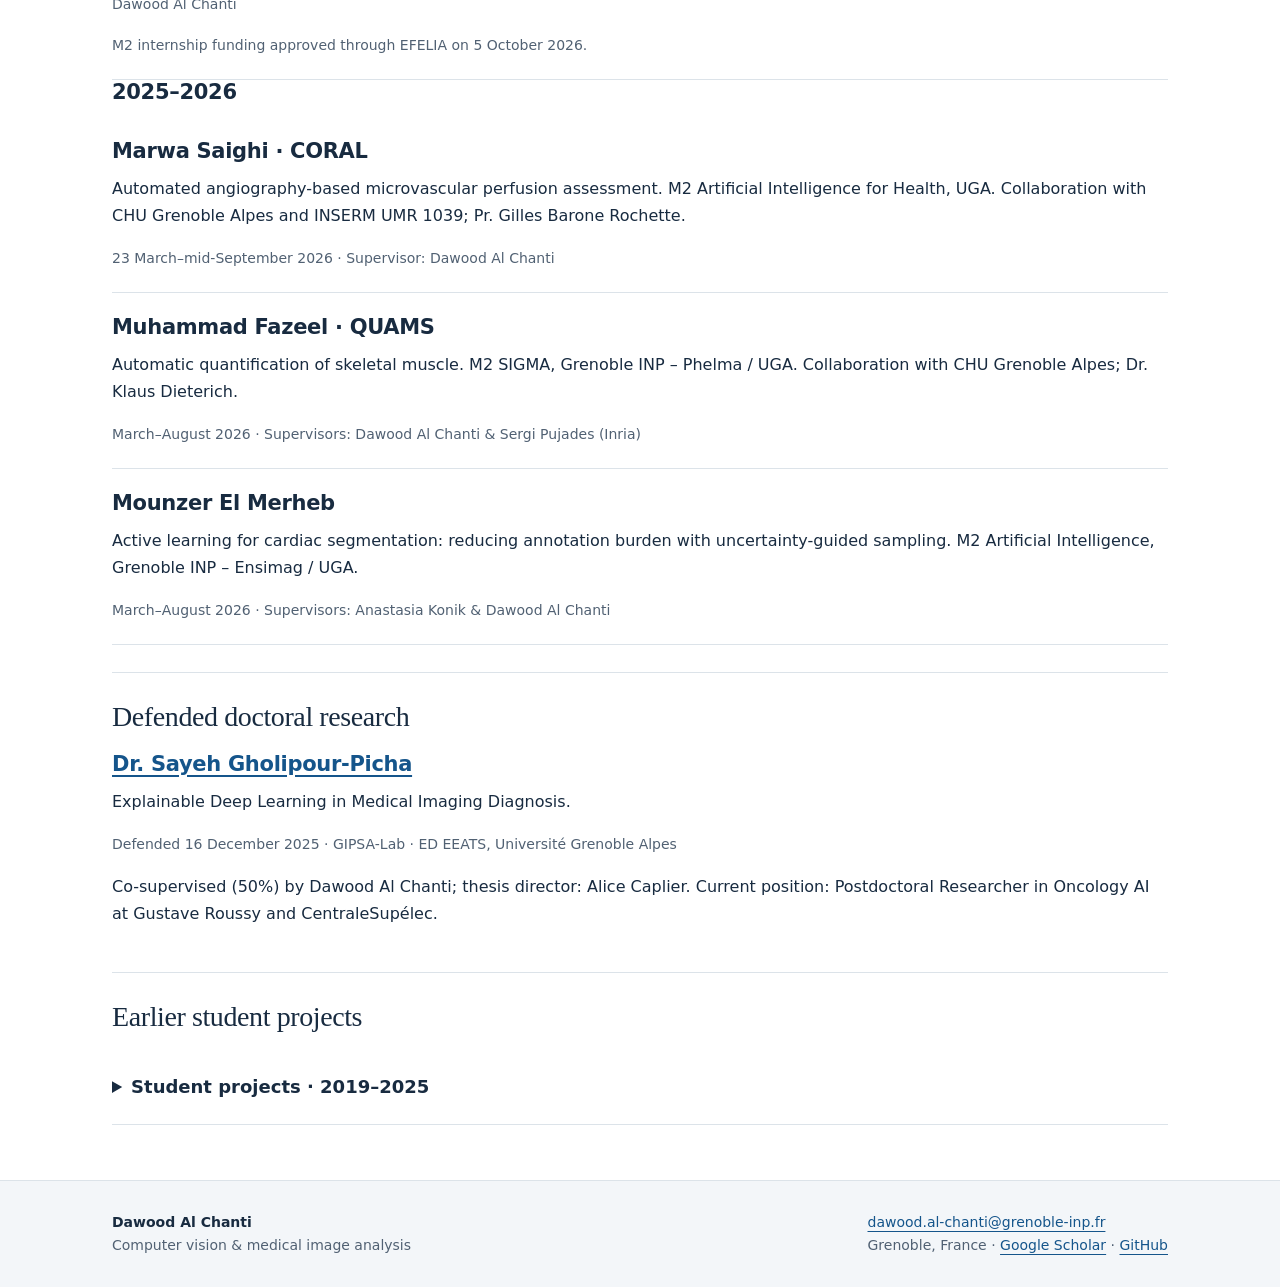
<file: people.html>
<!doctype html>
<html lang="en"><head><meta charset="utf-8"><meta name="viewport" content="width=device-width,initial-scale=1"><title>Team &amp; Supervision | Dawood Al Chanti</title><meta name="description" content="Doctoral supervision, postdoctoral collaboration and master’s research projects with Dawood Al Chanti."><meta name="theme-color" content="#122439"><link rel="stylesheet" href="assets/style.css?v=20260922-1"><script type="application/ld+json">{"@context": "https://schema.org", "@type": "Person", "name": "Dawood Al Chanti", "jobTitle": "Associate Professor", "affiliation": {"@type": "Organization", "name": "Grenoble INP \u2013 Phelma / GIPSA-Lab"}, "sameAs": ["https://scholar.google.fr/citations?user=osXo54QAAAAJ&hl=en", "https://github.com/DawoodChanti"]}</script><link rel="canonical" href="https://dawoodchanti.github.io/people.html"></head><body><a class="skip" href="#main">Skip to content</a><header><div class="wrap mast"><a class="brand" href="index.html">Dawood Al Chanti</a><span class="affiliation">Grenoble INP – UGA · GIPSA-Lab</span></div><nav class="wrap main-nav" aria-label="Main navigation"><a href="index.html">Home</a><a href="research.html">Research</a><a href="publications.html">Publications</a><a href="people.html" aria-current="page">Team &amp; Supervision</a><a href="teaching.html">Teaching</a><a href="service.html">Activities &amp; Service</a><a href="news.html">News</a><a href="about.html">About &amp; Contact</a></nav></header><main tabindex="-1" id="main" class="wrap"><div class="page-head"><p class="eyebrow">Supervision</p><h1>Team &amp; Supervision</h1><p class="lead">Doctoral researchers, research collaborators and student projects at GIPSA-Lab and partner institutions.</p></div><nav class="page-nav" aria-label="On this page"><span>On this page</span><a href="#doctoral">Doctoral</a><a href="#postdoctoral">Postdoctoral</a><a href="#masters">Master’s projects</a><a href="#defended">Defended PhD</a><a href="#alumni">Earlier students</a></nav><section class="section" id="doctoral"><div class="section-head"><h2>Doctoral researchers</h2></div><div class="two-col stack"><article id="gaspard-langlais"><h3>Gaspard Langlais</h3><p>Physics-informed multimodal image fusion using differentiable forward models, cross-modal learning, joint image registration and fusion, and uncertainty-aware deep learning.</p><p class="meta">2026–2029 · PhD student · <a href="research.html#phaims">PHAIMS</a> · Co-supervisor: Dawood Al Chanti · Director: Mauro Dalla Mura · Co-director: Vincent Favre-Nicolin</p></article><article><h3>Rogerio Bombardelli</h3><span class="role-label">CIFRE PhD researcher</span><p>Adaptive computer vision solutions for heterogeneous quality control.</p><p class="meta">2025–2028 · Co-supervisor (50%): Dawood Al Chanti · Director: Mauro Dalla Mura · ANRT-CIFRE · GIPSA-Lab / Schneider Electric</p></article><article><h3>Amrin Akter</h3><p>Machine learning for medical imaging: uncertainty quantification and explainable AI.</p><p class="meta">2025–2028 · <a href="https://dawoodchanti.github.io/anr-jcjc-equr-xsm/index.html">EQUR-XSM / ANR JCJC</a> · GIPSA-Lab / LS2N</p></article></div></section><section class="section" id="postdoctoral"><div class="section-head"><h2>Postdoctoral supervision (completed)</h2></div><article><h3>Oussama Messai</h3><span class="role-label">DeepKnee · Co-supervision (50%)</span><p>Deep learning for knee-injury prevention and monitoring, in collaboration with Julien Frère and the MOVE team.</p><p class="meta">2024–June 2026 · GIPSA-Lab / MOVE team · Project completed June 2026</p></article></section><section class="section" id="masters"><div class="section-head"><h2>Master’s projects</h2></div><h3>2026–2027</h3><div class="stack"><article id="diane-denocq"><h3>Diane Denocq · EFELIA M2 internship</h3><p>Deep learning for coronary angiography video analysis and the prognostic contribution of imaging after ST-elevation myocardial infarction (STEMI). The research will examine whether image-derived features add prognostic information beyond clinical variables for mortality-risk prediction.</p><p class="meta">Upcoming: 4 January–30 June 2027 · 3A BIOMED, Grenoble INP – Phelma · GIPSA-Lab / PICSA · Collaboration with CHU Grenoble Alpes · Supervisor: Dawood Al Chanti</p><p class="meta">M2 internship funding approved through EFELIA on 5 October 2026.</p></article></div><h3>2025–2026</h3><div class="stack"><article><h3>Marwa Saighi · CORAL</h3><p>Automated angiography-based microvascular perfusion assessment. M2 Artificial Intelligence for Health, UGA. Collaboration with CHU Grenoble Alpes and INSERM UMR 1039; Pr. Gilles Barone Rochette.</p><p class="meta">23 March–mid-September 2026 · Supervisor: Dawood Al Chanti</p></article><article><h3>Muhammad Fazeel · QUAMS</h3><p>Automatic quantification of skeletal muscle. M2 SIGMA, Grenoble INP – Phelma / UGA. Collaboration with CHU Grenoble Alpes; Dr. Klaus Dieterich.</p><p class="meta">March–August 2026 · Supervisors: Dawood Al Chanti &amp; Sergi Pujades (Inria)</p></article><article><h3>Mounzer El Merheb</h3><p>Active learning for cardiac segmentation: reducing annotation burden with uncertainty-guided sampling. M2 Artificial Intelligence, Grenoble INP – Ensimag / UGA.</p><p class="meta">March–August 2026 · Supervisors: Anastasia Konik &amp; Dawood Al Chanti</p></article></div></section><section class="section" id="defended"><div class="section-head"><h2>Defended doctoral research</h2></div><article><h3><a href="https://www.sayehgholipourpicha.com/">Dr. Sayeh Gholipour-Picha</a></h3><p>Explainable Deep Learning in Medical Imaging Diagnosis.</p><p class="meta">Defended 16 December 2025 · GIPSA-Lab · ED EEATS, Université Grenoble Alpes</p><p>Co-supervised (50%) by Dawood Al Chanti; thesis director: Alice Caplier. Current position: Postdoctoral Researcher in Oncology AI at Gustave Roussy and CentraleSupélec.</p></article></section><section class="section" id="alumni"><div class="section-head"><h2>Earlier student projects</h2></div><details><summary>Student projects · 2019–2025</summary><div><div class="stack"><article><h3>Amrin Akter</h3><p>Quantitative evaluation of saliency-based methods for medical image analysis. M2 TSI, Phelma.</p><p class="meta">2024–2025</p></article><article><h3>Iannis Pereuilhet</h3><p>Explainable AI for medical image analysis. 2A BIOMED, Phelma.</p><p class="meta">2023–2024</p></article><article><h3>Maria Fernandes</h3><p>Guided semi-supervised learning with uncertainty measurement. Ense3.</p><p class="meta">2022–2023</p></article><article><h3>Ali Moufid</h3><p>Guided semi-supervised semantic segmentation with uncertainty measurement. Phelma.</p><p class="meta">2021–2022</p></article><article><h3>Samer Saleh</h3><p>Prior image captions for anomaly and semantic scene segmentation. Co-supervision with Kai Wang.</p><p class="meta">2021–2022</p></article><article><h3>Sayeh Gholipour-Picha</h3><p>Does GAN-based image data augmentation provide new information? Main supervisor: Alice Caplier.</p><p class="meta">2021–2022</p></article><article><h3>Zaineb Chiha</h3><p>Deep learning for lower-limb muscle segmentation and reproducible volume quantification. Co-supervision with Diana Mateus, LS2N.</p><p class="meta">2020–2021</p></article><article><h3>Elice Roy Kanjamala</h3><p>Active learning for smart sampling. École Centrale de Nantes / LS2N.</p><p class="meta">2020–2021</p></article><article><h3>Valentin Noel, Giorgi Gelovani &amp; Kai Huang</h3><p>Brain tumour segmentation using image processing and deep learning. École Centrale de Nantes / LS2N.</p><p class="meta">2019–2020</p></article></div></div></details></section></main><footer><div class="wrap footer-inner"><div><strong>Dawood Al Chanti</strong><br>Computer vision &amp; medical image analysis</div><div><a href="mailto:dawood.al-chanti@grenoble-inp.fr">dawood.al-chanti@grenoble-inp.fr</a><br>Grenoble, France · <a href="https://scholar.google.fr/citations?user=osXo54QAAAAJ&amp;hl=en">Google Scholar</a> · <a href="https://github.com/DawoodChanti">GitHub</a></div></div></footer></body></html>
</file>
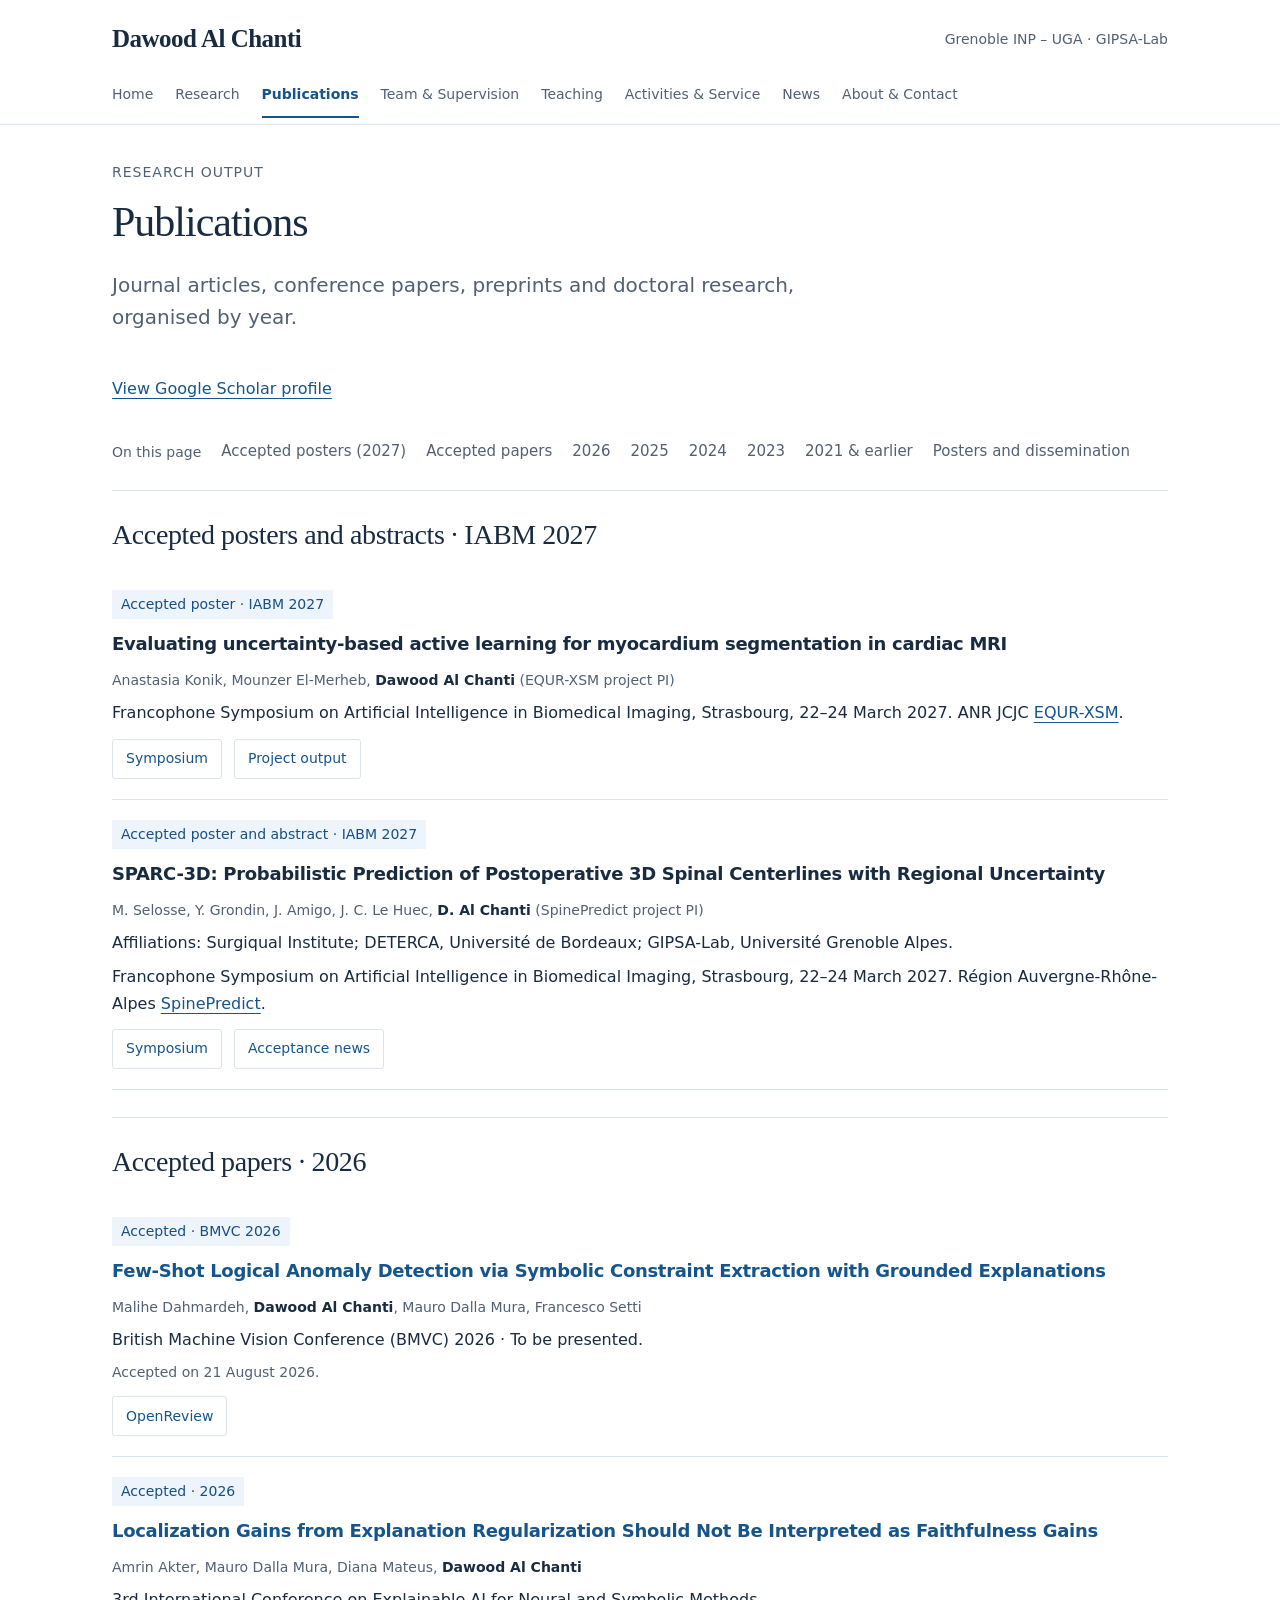
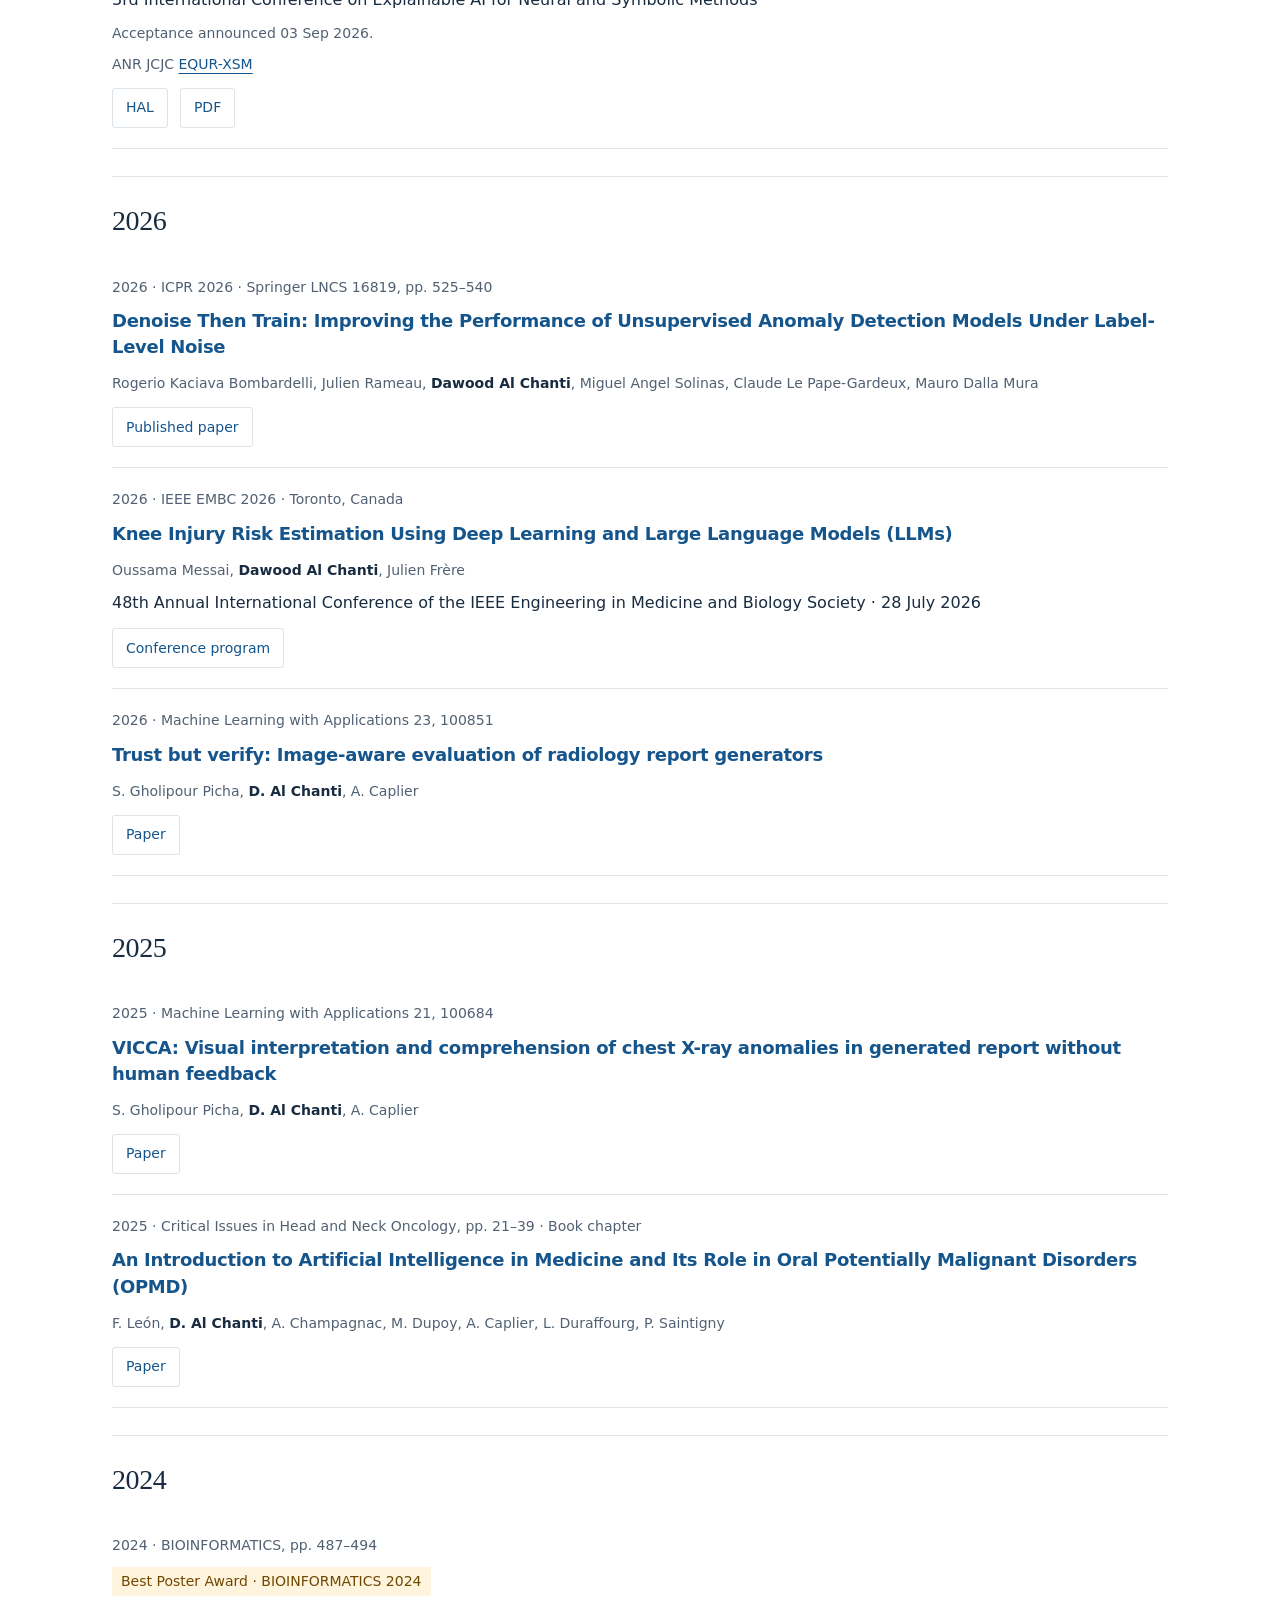
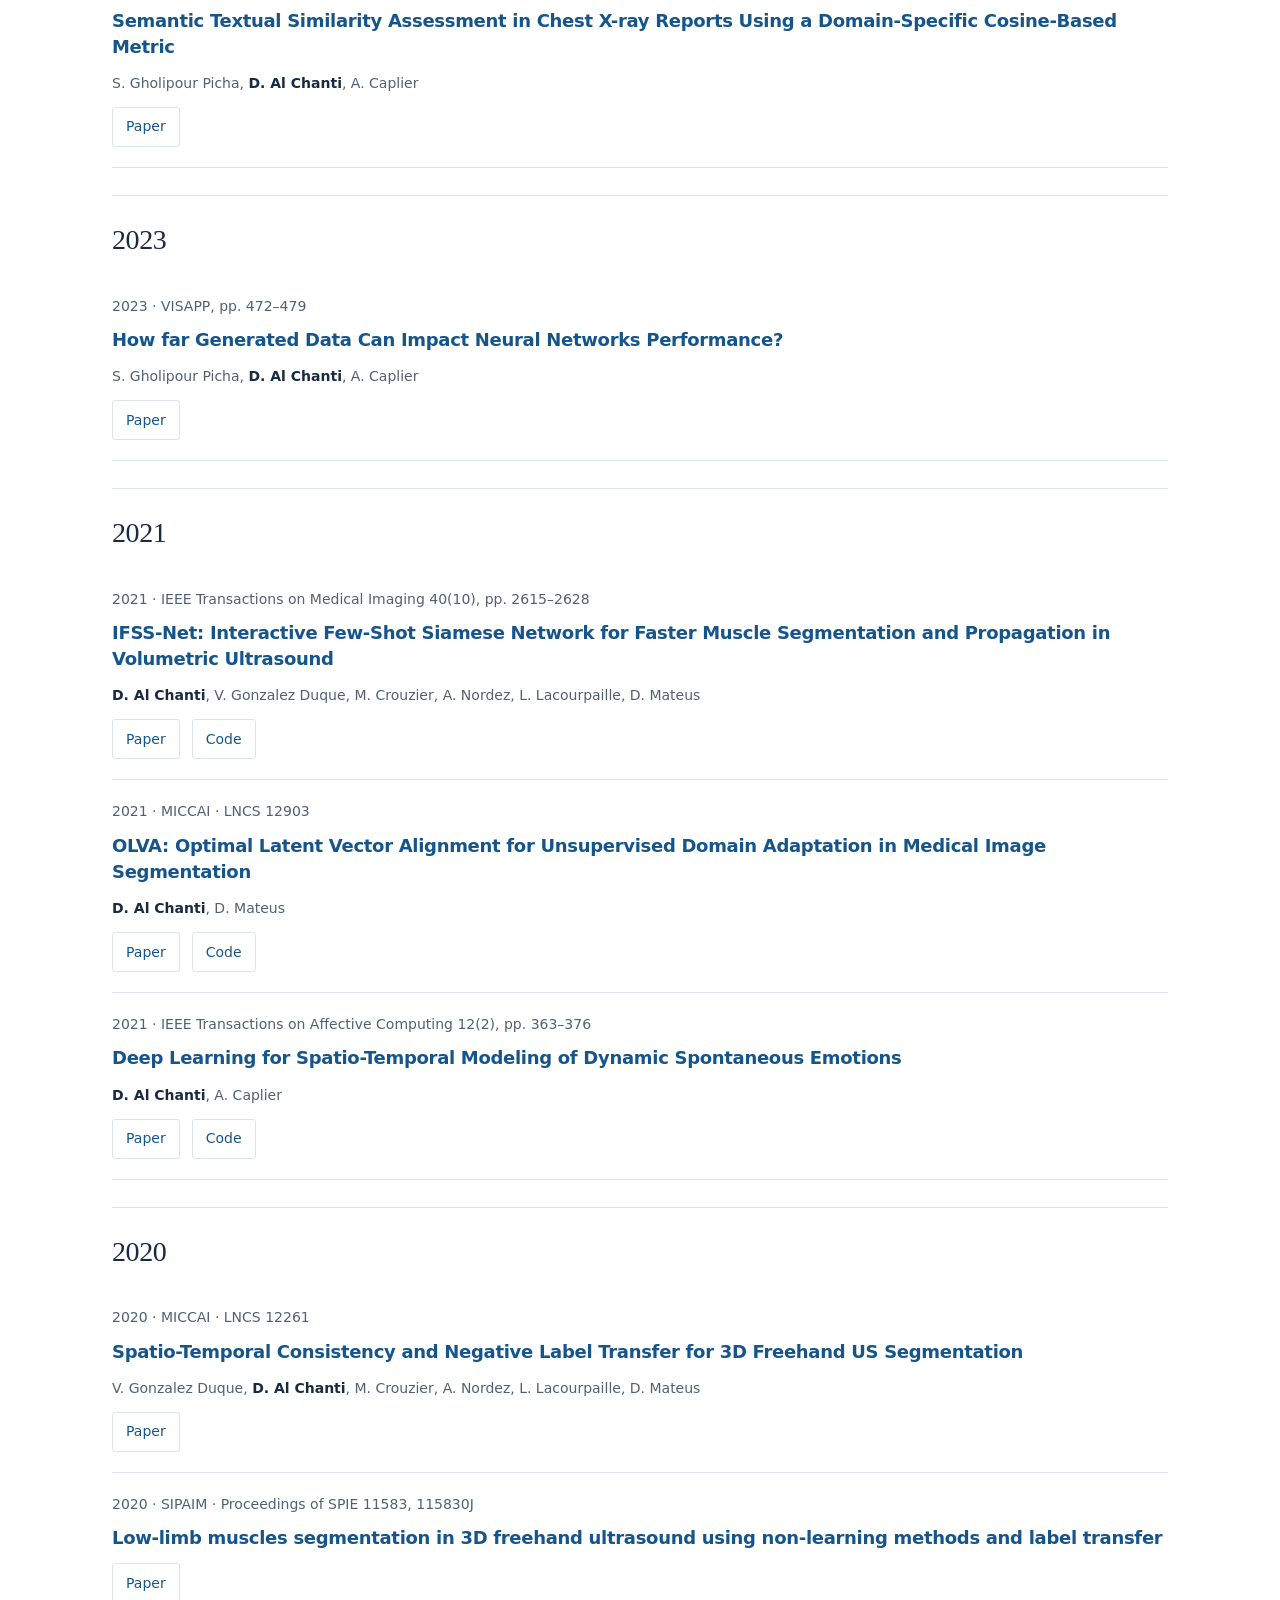
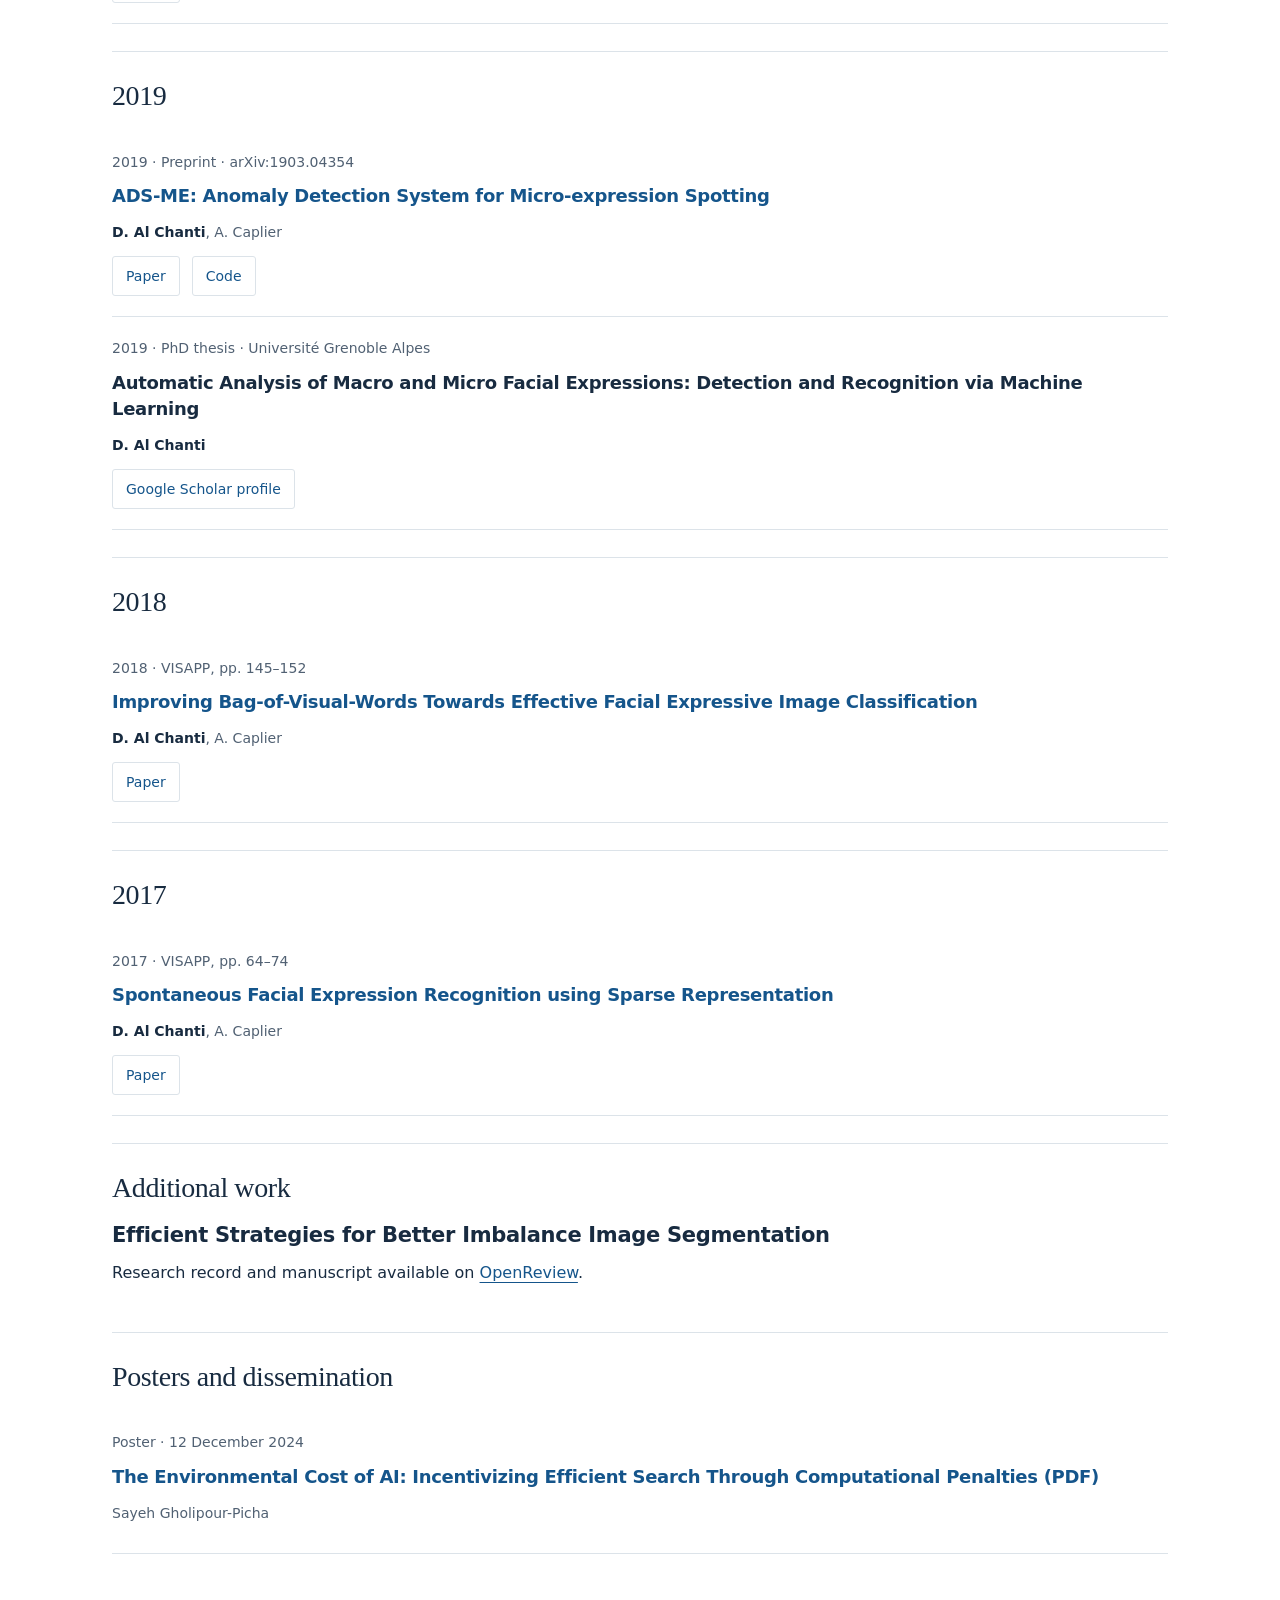
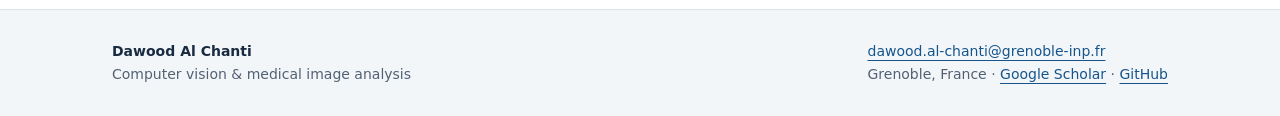
<file: publications.html>
<!doctype html>
<html lang="en"><head><meta charset="utf-8"><meta name="viewport" content="width=device-width,initial-scale=1"><title>Publications | Dawood Al Chanti</title><meta name="description" content="Publications by Dawood Al Chanti in medical image analysis, explainable AI, domain adaptation and facial expression analysis."><meta name="theme-color" content="#122439"><link rel="stylesheet" href="assets/style.css?v=20260922-1"><script type="application/ld+json">{"@context": "https://schema.org", "@type": "Person", "name": "Dawood Al Chanti", "jobTitle": "Associate Professor", "affiliation": {"@type": "Organization", "name": "Grenoble INP \u2013 Phelma / GIPSA-Lab"}, "sameAs": ["https://scholar.google.fr/citations?user=osXo54QAAAAJ&hl=en", "https://github.com/DawoodChanti"]}</script><link rel="canonical" href="https://dawoodchanti.github.io/publications.html"></head><body><a class="skip" href="#main">Skip to content</a><header><div class="wrap mast"><a class="brand" href="index.html">Dawood Al Chanti</a><span class="affiliation">Grenoble INP – UGA · GIPSA-Lab</span></div><nav class="wrap main-nav" aria-label="Main navigation"><a href="index.html">Home</a><a href="research.html">Research</a><a href="publications.html" aria-current="page">Publications</a><a href="people.html">Team &amp; Supervision</a><a href="teaching.html">Teaching</a><a href="service.html">Activities &amp; Service</a><a href="news.html">News</a><a href="about.html">About &amp; Contact</a></nav></header><main tabindex="-1" id="main" class="wrap"><div class="page-head"><p class="eyebrow">Research output</p><h1>Publications</h1><p class="lead">Journal articles, conference papers, preprints and doctoral research, organised by year.</p></div><p><a href="https://scholar.google.fr/citations?user=osXo54QAAAAJ&amp;hl=en">View Google Scholar profile</a></p><nav class="page-nav" aria-label="On this page"><span>On this page</span><a href="#accepted-posters">Accepted posters (2027)</a><a href="#accepted">Accepted papers</a><a href="#year-2026">2026</a><a href="#year-2025">2025</a><a href="#year-2024">2024</a><a href="#year-2023">2023</a><a href="#year-2021">2021 &amp; earlier</a><a href="#posters-dissemination">Posters and dissemination</a></nav><section class="section" id="accepted-posters"><div class="section-head"><h2>Accepted posters and abstracts · IABM 2027</h2></div><article class="publication" id="iabm-2027-equr"><span class="status-label">Accepted poster · IABM 2027</span><h3>Evaluating uncertainty-based active learning for myocardium segmentation in cardiac MRI</h3><p class="meta">Anastasia Konik, Mounzer El-Merheb, <strong>Dawood Al Chanti</strong> (EQUR-XSM project PI)</p><p>Francophone Symposium on Artificial Intelligence in Biomedical Imaging, Strasbourg, 22–24 March 2027. ANR JCJC <a href="research.html#equr-xsm">EQUR-XSM</a>.</p><div class="pub-links"><a href="https://iabm2027.sciencesconf.org/">Symposium</a><a href="https://dawoodchanti.github.io/anr-jcjc-equr-xsm/publications.html#iabm-2027-myocardium">Project output</a></div></article><article class="publication" id="iabm-2027-spine"><span class="status-label">Accepted poster and abstract · IABM 2027</span><h3>SPARC-3D: Probabilistic Prediction of Postoperative 3D Spinal Centerlines with Regional Uncertainty</h3><p class="meta">M. Selosse, Y. Grondin, J. Amigo, J. C. Le Huec, <strong>D. Al Chanti</strong> (SpinePredict project PI)</p><p>Affiliations: Surgiqual Institute; DETERCA, Université de Bordeaux; GIPSA-Lab, Université Grenoble Alpes.</p><p>Francophone Symposium on Artificial Intelligence in Biomedical Imaging, Strasbourg, 22–24 March 2027. Région Auvergne-Rhône-Alpes <a href="research.html#spinepredict">SpinePredict</a>.</p><div class="pub-links"><a href="https://iabm2027.sciencesconf.org/">Symposium</a><a href="news.html#iabm-2027-spine">Acceptance news</a></div></article></section><section class="section" id="accepted"><div class="section-head"><h2>Accepted papers · 2026</h2></div><article class="publication" id="bmvc-2026-logical-anomaly"><span class="status-label">Accepted · BMVC 2026</span><h3><a href="https://openreview.net/forum?id=VJg4gXuPUC">Few-Shot Logical Anomaly Detection via Symbolic Constraint Extraction with Grounded Explanations</a></h3><p class="meta">Malihe Dahmardeh, <strong>Dawood Al Chanti</strong>, Mauro Dalla Mura, Francesco Setti</p><p>British Machine Vision Conference (BMVC) 2026 · To be presented.</p><p class="meta">Accepted on 21 August 2026.</p><div class="pub-links"><a href="https://openreview.net/forum?id=VJg4gXuPUC" aria-label="View Few-Shot Logical Anomaly Detection on OpenReview">OpenReview</a></div></article><article class="publication"><span class="status-label">Accepted · 2026</span><h3><a href="https://hal.science/hal-05801773">Localization Gains from Explanation Regularization Should Not Be Interpreted as Faithfulness Gains</a></h3><p class="meta">Amrin Akter, Mauro Dalla Mura, Diana Mateus, <strong>Dawood Al Chanti</strong></p><p>3rd International Conference on Explainable AI for Neural and Symbolic Methods</p><p class="meta">Acceptance announced 03 Sep 2026.</p><p class="meta">ANR JCJC <a href="research.html#equr-xsm">EQUR-XSM</a></p><div class="pub-links"><a href="https://hal.science/hal-05801773">HAL</a><a href="https://hal.science/hal-05801773/document">PDF</a></div></article></section><section class="section" id="year-2026"><div class="section-head"><h2>2026</h2></div><article class="publication" id="icpr-2026-denoise"><span class="pub-meta">2026 · ICPR 2026 · Springer LNCS 16819, pp. 525–540</span><h3><a href="https://doi.org/10.1007/978-3-032-31404-8_35">Denoise Then Train: Improving the Performance of Unsupervised Anomaly Detection Models Under Label-Level Noise</a></h3><p class="meta">Rogerio Kaciava Bombardelli, Julien Rameau, <strong>Dawood Al Chanti</strong>, Miguel Angel Solinas, Claude Le Pape-Gardeux, Mauro Dalla Mura</p><div class="pub-links"><a href="https://doi.org/10.1007/978-3-032-31404-8_35">Published paper</a></div></article><article class="publication" id="embc-2026-knee"><span class="pub-meta">2026 · IEEE EMBC 2026 · Toronto, Canada</span><h3><a href="https://cmsworkshops.com/EMBC2026/view_paper.php?PaperNum=2930&amp;SessionID=1121&amp;bare=1#top">Knee Injury Risk Estimation Using Deep Learning and Large Language Models (LLMs)</a></h3><p class="meta">Oussama Messai, <strong>Dawood Al Chanti</strong>, Julien Frère</p><p>48th Annual International Conference of the IEEE Engineering in Medicine and Biology Society · 28 July 2026</p><div class="pub-links"><a href="https://cmsworkshops.com/EMBC2026/view_paper.php?PaperNum=2930&amp;SessionID=1121&amp;bare=1#top">Conference program</a></div></article><article class="publication"><span class="pub-meta">2026 · Machine Learning with Applications 23, 100851</span><h3><a href="https://doi.org/10.1016/j.mlwa.2026.100851">Trust but verify: Image-aware evaluation of radiology report generators</a></h3><p class="meta">S. Gholipour Picha, <strong>D. Al Chanti</strong>, A. Caplier</p><div class="pub-links"><a href="https://doi.org/10.1016/j.mlwa.2026.100851" aria-label="Read Trust but verify: Image-aware evaluation of radiology report generators">Paper</a></div></article></section><section class="section" id="year-2025"><div class="section-head"><h2>2025</h2></div><article class="publication"><span class="pub-meta">2025 · Machine Learning with Applications 21, 100684</span><h3><a href="https://doi.org/10.1016/j.mlwa.2025.100684">VICCA: Visual interpretation and comprehension of chest X-ray anomalies in generated report without human feedback</a></h3><p class="meta">S. Gholipour Picha, <strong>D. Al Chanti</strong>, A. Caplier</p><div class="pub-links"><a href="https://doi.org/10.1016/j.mlwa.2025.100684" aria-label="Read VICCA: Visual interpretation and comprehension of chest X-ray anomalies in generated report without human feedback">Paper</a></div></article><article class="publication"><span class="pub-meta">2025 · Critical Issues in Head and Neck Oncology, pp. 21–39 · Book chapter</span><h3><a href="https://doi.org/10.1007/978-3-031-84539-0_2">An Introduction to Artificial Intelligence in Medicine and Its Role in Oral Potentially Malignant Disorders (OPMD)</a></h3><p class="meta">F. León, <strong>D. Al Chanti</strong>, A. Champagnac, M. Dupoy, A. Caplier, L. Duraffourg, P. Saintigny</p><div class="pub-links"><a href="https://doi.org/10.1007/978-3-031-84539-0_2" aria-label="Read An Introduction to Artificial Intelligence in Medicine and Its Role in Oral Potentially Malignant Disorders (OPMD)">Paper</a></div></article></section><section class="section" id="year-2024"><div class="section-head"><h2>2024</h2></div><article class="publication"><span class="pub-meta">2024 · BIOINFORMATICS, pp. 487–494</span><span class="award-label">Best Poster Award · BIOINFORMATICS 2024</span><h3><a href="https://www.scitepress.org/Link.aspx?doi=10.5220/0012429600003657">Semantic Textual Similarity Assessment in Chest X-ray Reports Using a Domain-Specific Cosine-Based Metric</a></h3><p class="meta">S. Gholipour Picha, <strong>D. Al Chanti</strong>, A. Caplier</p><div class="pub-links"><a href="https://www.scitepress.org/Link.aspx?doi=10.5220/0012429600003657" aria-label="Read Semantic Textual Similarity Assessment in Chest X-ray Reports Using a Domain-Specific Cosine-Based Metric">Paper</a></div></article></section><section class="section" id="year-2023"><div class="section-head"><h2>2023</h2></div><article class="publication"><span class="pub-meta">2023 · VISAPP, pp. 472–479</span><h3><a href="https://www.scitepress.org/Link.aspx?doi=10.5220/0011629000003417">How far Generated Data Can Impact Neural Networks Performance?</a></h3><p class="meta">S. Gholipour Picha, <strong>D. Al Chanti</strong>, A. Caplier</p><div class="pub-links"><a href="https://www.scitepress.org/Link.aspx?doi=10.5220/0011629000003417" aria-label="Read How far Generated Data Can Impact Neural Networks Performance?">Paper</a></div></article></section><section class="section" id="year-2021"><div class="section-head"><h2>2021</h2></div><article class="publication"><span class="pub-meta">2021 · IEEE Transactions on Medical Imaging 40(10), pp. 2615–2628</span><h3><a href="https://doi.org/10.1109/TMI.2021.3058303">IFSS-Net: Interactive Few-Shot Siamese Network for Faster Muscle Segmentation and Propagation in Volumetric Ultrasound</a></h3><p class="meta"><strong>D. Al Chanti</strong>, V. Gonzalez Duque, M. Crouzier, A. Nordez, L. Lacourpaille, D. Mateus</p><div class="pub-links"><a href="https://doi.org/10.1109/TMI.2021.3058303" aria-label="Read IFSS-Net: Interactive Few-Shot Siamese Network for Faster Muscle Segmentation and Propagation in Volumetric Ultrasound">Paper</a><a href="https://github.com/DawoodChanti/IFSS-Net">Code</a></div></article><article class="publication"><span class="pub-meta">2021 · MICCAI · LNCS 12903</span><h3><a href="https://doi.org/10.1007/978-3-030-87199-4_25">OLVA: Optimal Latent Vector Alignment for Unsupervised Domain Adaptation in Medical Image Segmentation</a></h3><p class="meta"><strong>D. Al Chanti</strong>, D. Mateus</p><div class="pub-links"><a href="https://doi.org/10.1007/978-3-030-87199-4_25" aria-label="Read OLVA: Optimal Latent Vector Alignment for Unsupervised Domain Adaptation in Medical Image Segmentation">Paper</a><a href="https://github.com/DawoodChanti/OLVA">Code</a></div></article><article class="publication"><span class="pub-meta">2021 · IEEE Transactions on Affective Computing 12(2), pp. 363–376</span><h3><a href="https://doi.org/10.1109/TAFFC.2018.2873600">Deep Learning for Spatio-Temporal Modeling of Dynamic Spontaneous Emotions</a></h3><p class="meta"><strong>D. Al Chanti</strong>, A. Caplier</p><div class="pub-links"><a href="https://doi.org/10.1109/TAFFC.2018.2873600" aria-label="Read Deep Learning for Spatio-Temporal Modeling of Dynamic Spontaneous Emotions">Paper</a><a href="https://github.com/DawoodChanti/Dynamic_Emotion_Recognition_DL">Code</a></div></article></section><section class="section" id="year-2020"><div class="section-head"><h2>2020</h2></div><article class="publication"><span class="pub-meta">2020 · MICCAI · LNCS 12261</span><h3><a href="https://doi.org/10.1007/978-3-030-59710-8_69">Spatio-Temporal Consistency and Negative Label Transfer for 3D Freehand US Segmentation</a></h3><p class="meta">V. Gonzalez Duque, <strong>D. Al Chanti</strong>, M. Crouzier, A. Nordez, L. Lacourpaille, D. Mateus</p><div class="pub-links"><a href="https://doi.org/10.1007/978-3-030-59710-8_69" aria-label="Read Spatio-Temporal Consistency and Negative Label Transfer for 3D Freehand US Segmentation">Paper</a></div></article><article class="publication"><span class="pub-meta">2020 · SIPAIM · Proceedings of SPIE 11583, 115830J</span><h3><a href="https://doi.org/10.1117/12.2575991">Low-limb muscles segmentation in 3D freehand ultrasound using non-learning methods and label transfer</a></h3><div class="pub-links"><a href="https://doi.org/10.1117/12.2575991" aria-label="Read Low-limb muscles segmentation in 3D freehand ultrasound using non-learning methods and label transfer">Paper</a></div></article></section><section class="section" id="year-2019"><div class="section-head"><h2>2019</h2></div><article class="publication"><span class="pub-meta">2019 · Preprint · arXiv:1903.04354</span><h3><a href="https://arxiv.org/abs/1903.04354">ADS-ME: Anomaly Detection System for Micro-expression Spotting</a></h3><p class="meta"><strong>D. Al Chanti</strong>, A. Caplier</p><div class="pub-links"><a href="https://arxiv.org/abs/1903.04354" aria-label="Read ADS-ME: Anomaly Detection System for Micro-expression Spotting">Paper</a><a href="https://github.com/DawoodChanti/Anomaly-Detection-for-Micro-Expressions-Spotting">Code</a></div></article><article class="publication"><span class="pub-meta">2019 · PhD thesis · Université Grenoble Alpes</span><h3>Automatic Analysis of Macro and Micro Facial Expressions: Detection and Recognition via Machine Learning</h3><p class="meta"><strong>D. Al Chanti</strong></p><div class="pub-links"><a href="https://scholar.google.fr/citations?user=osXo54QAAAAJ&amp;hl=en" aria-label="View Dawood Al Chanti’s Google Scholar profile">Google Scholar profile</a></div></article></section><section class="section" id="year-2018"><div class="section-head"><h2>2018</h2></div><article class="publication"><span class="pub-meta">2018 · VISAPP, pp. 145–152</span><h3><a href="https://doi.org/10.5220/0006537601450152">Improving Bag-of-Visual-Words Towards Effective Facial Expressive Image Classification</a></h3><p class="meta"><strong>D. Al Chanti</strong>, A. Caplier</p><div class="pub-links"><a href="https://doi.org/10.5220/0006537601450152" aria-label="Read Improving Bag-of-Visual-Words Towards Effective Facial Expressive Image Classification">Paper</a></div></article></section><section class="section" id="year-2017"><div class="section-head"><h2>2017</h2></div><article class="publication"><span class="pub-meta">2017 · VISAPP, pp. 64–74</span><h3><a href="https://doi.org/10.5220/0006118000640074">Spontaneous Facial Expression Recognition using Sparse Representation</a></h3><p class="meta"><strong>D. Al Chanti</strong>, A. Caplier</p><div class="pub-links"><a href="https://doi.org/10.5220/0006118000640074" aria-label="Read Spontaneous Facial Expression Recognition using Sparse Representation">Paper</a></div></article></section><section class="section"><div class="section-head"><h2>Additional work</h2></div><article><h3>Efficient Strategies for Better Imbalance Image Segmentation</h3><p>Research record and manuscript available on <a href="https://openreview.net/forum?id=8rxLhWltcU">OpenReview</a>.</p></article></section><section class="section" id="posters-dissemination"><div class="section-head"><h2>Posters and dissemination</h2></div><article class="publication"><span class="pub-meta">Poster · <time datetime="2024-12-12">12 December 2024</time></span><h3><a href="https://irtnanoelec.fr/wp-content/uploads/pdf/4-GHOLIPOUR%20PICHA-P/Poster_Sayeh_GHP.pdf">The Environmental Cost of AI: Incentivizing Efficient Search Through Computational Penalties (PDF)</a></h3><p class="meta">Sayeh Gholipour-Picha</p></article></section></main><footer><div class="wrap footer-inner"><div><strong>Dawood Al Chanti</strong><br>Computer vision &amp; medical image analysis</div><div><a href="mailto:dawood.al-chanti@grenoble-inp.fr">dawood.al-chanti@grenoble-inp.fr</a><br>Grenoble, France · <a href="https://scholar.google.fr/citations?user=osXo54QAAAAJ&amp;hl=en">Google Scholar</a> · <a href="https://github.com/DawoodChanti">GitHub</a></div></div></footer></body></html>
</file>
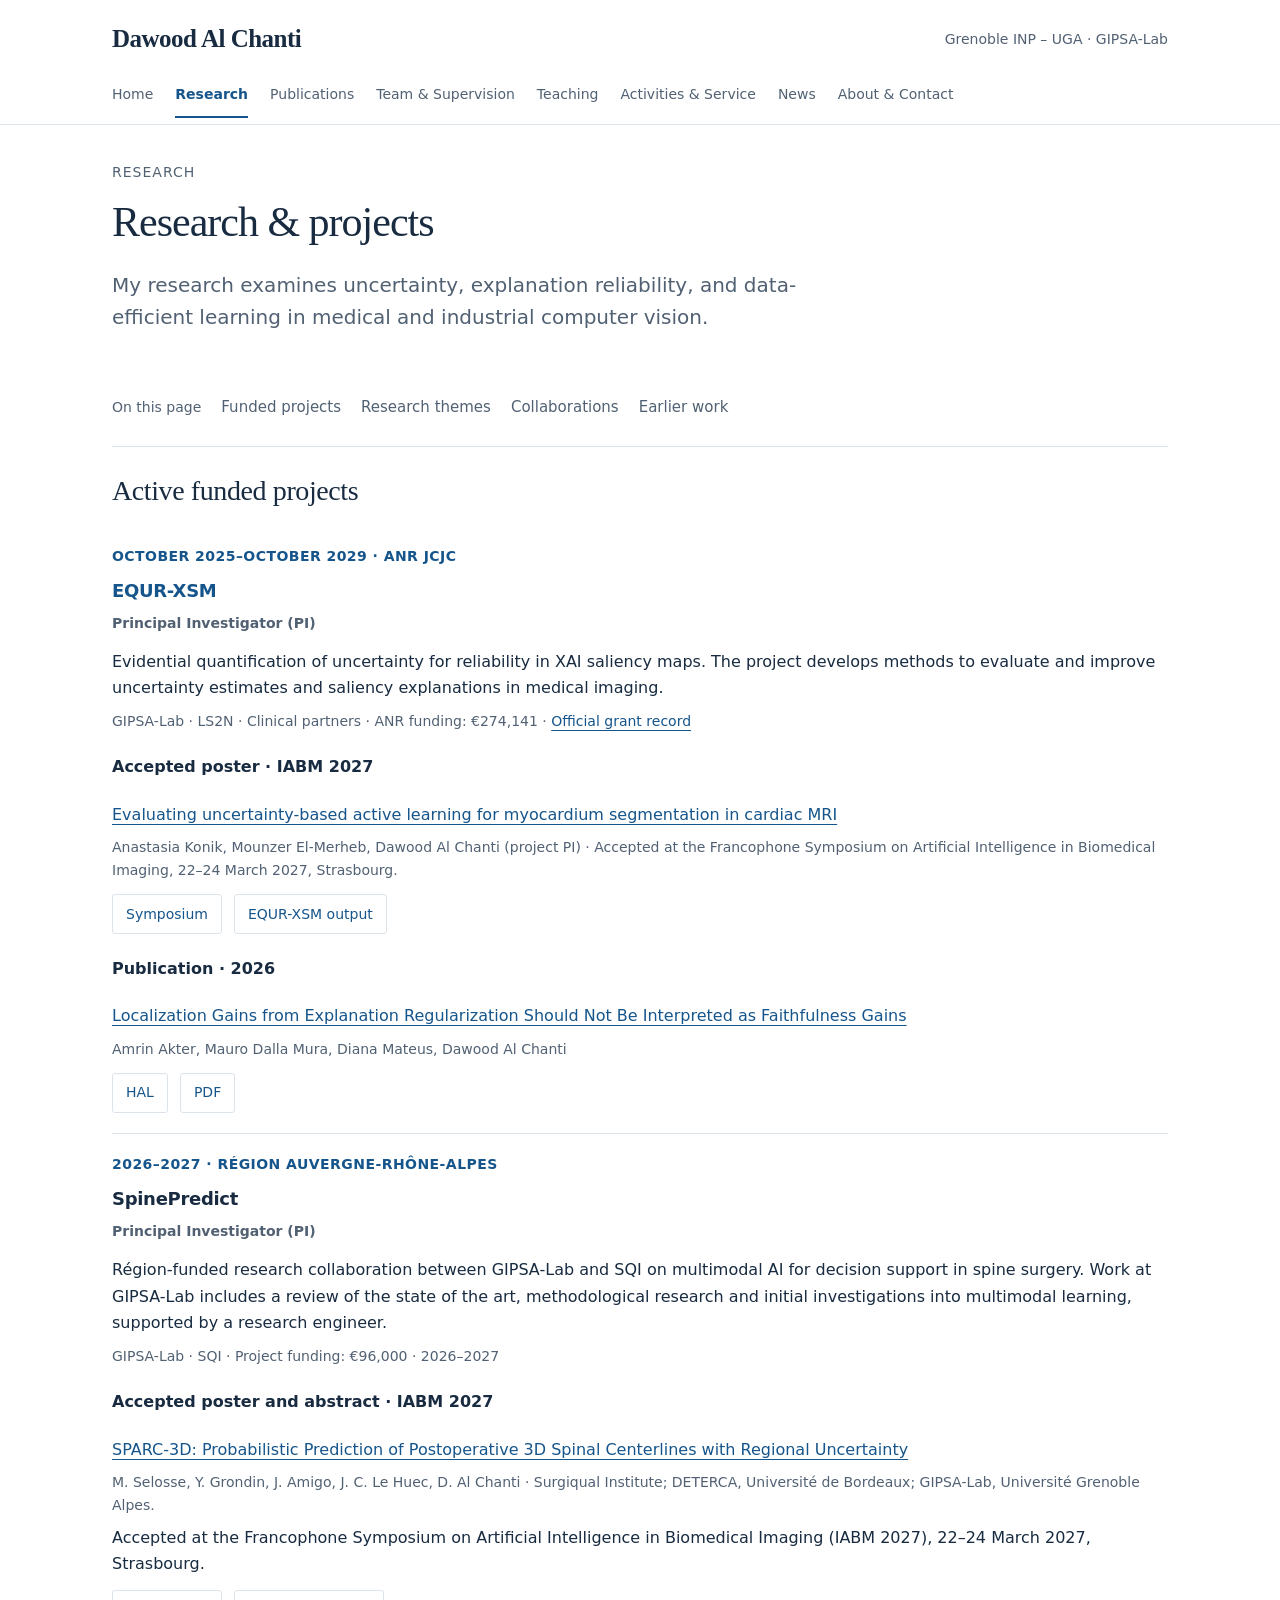
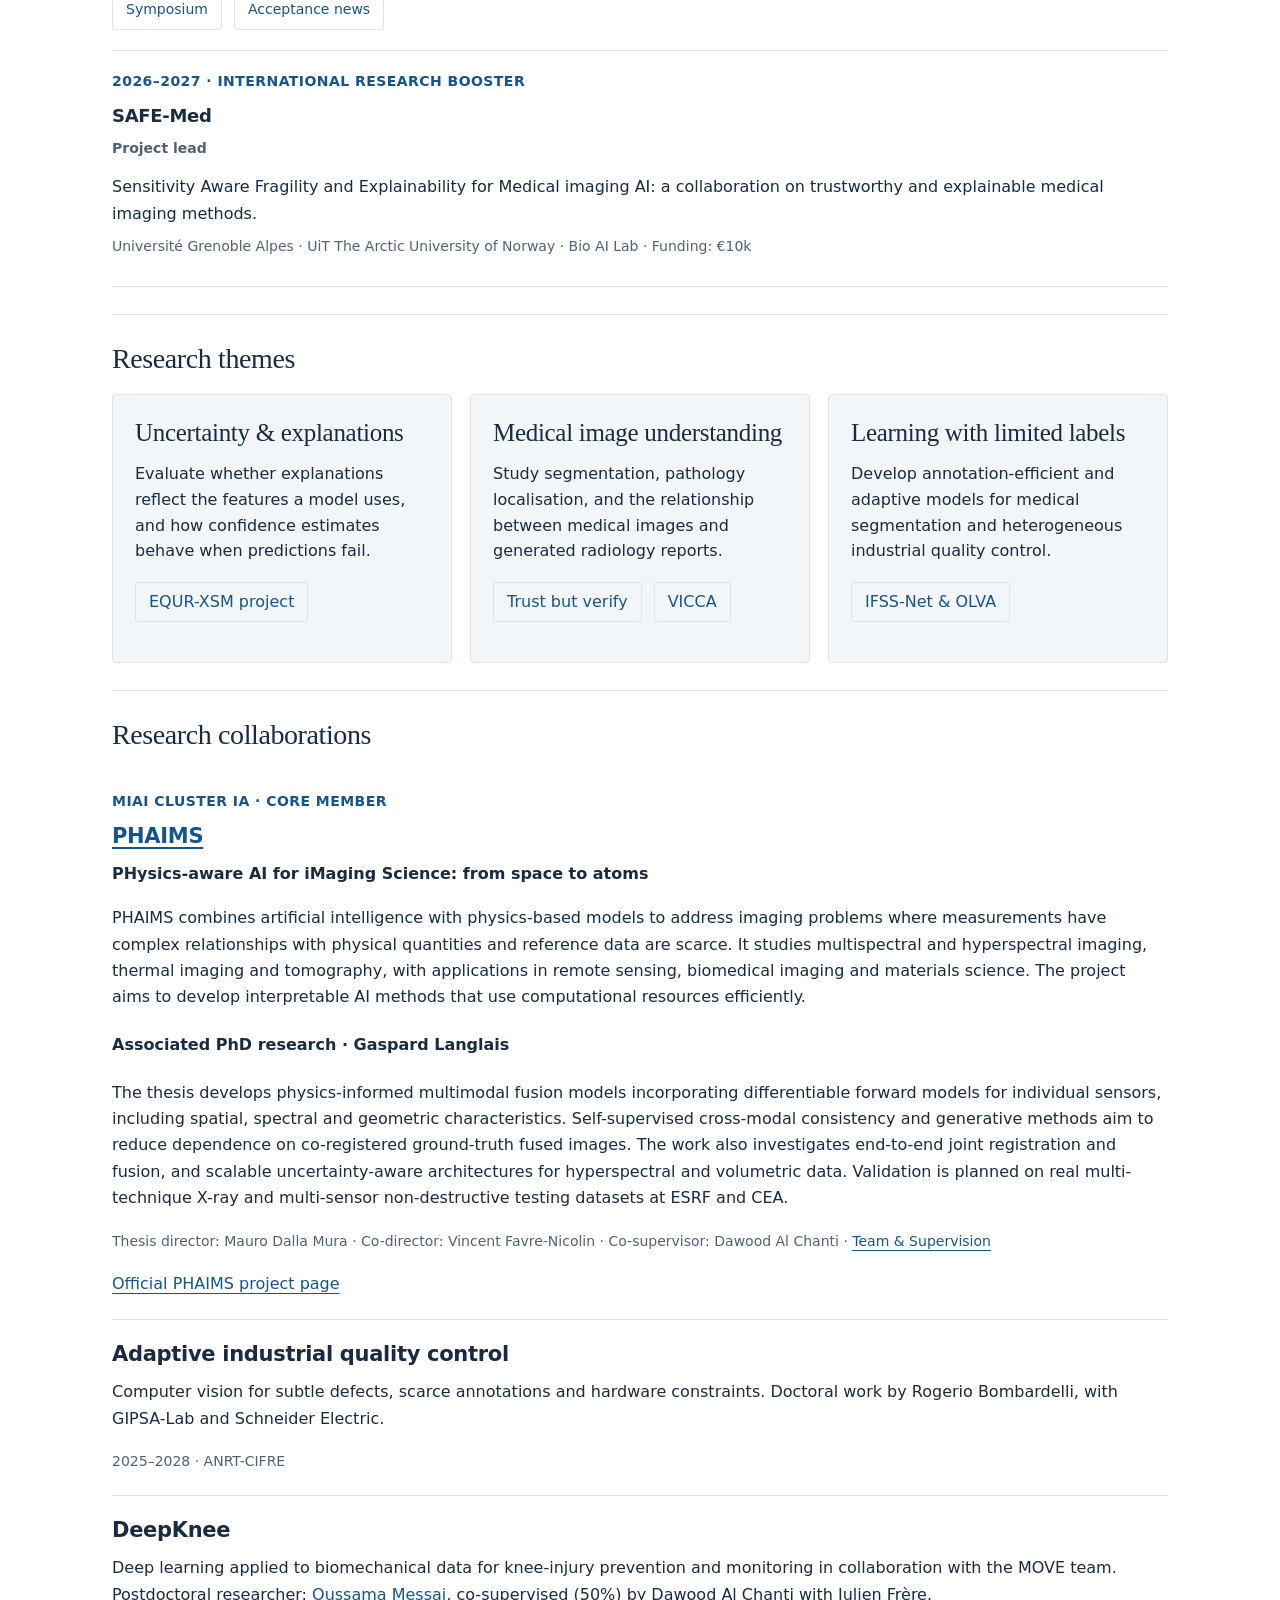
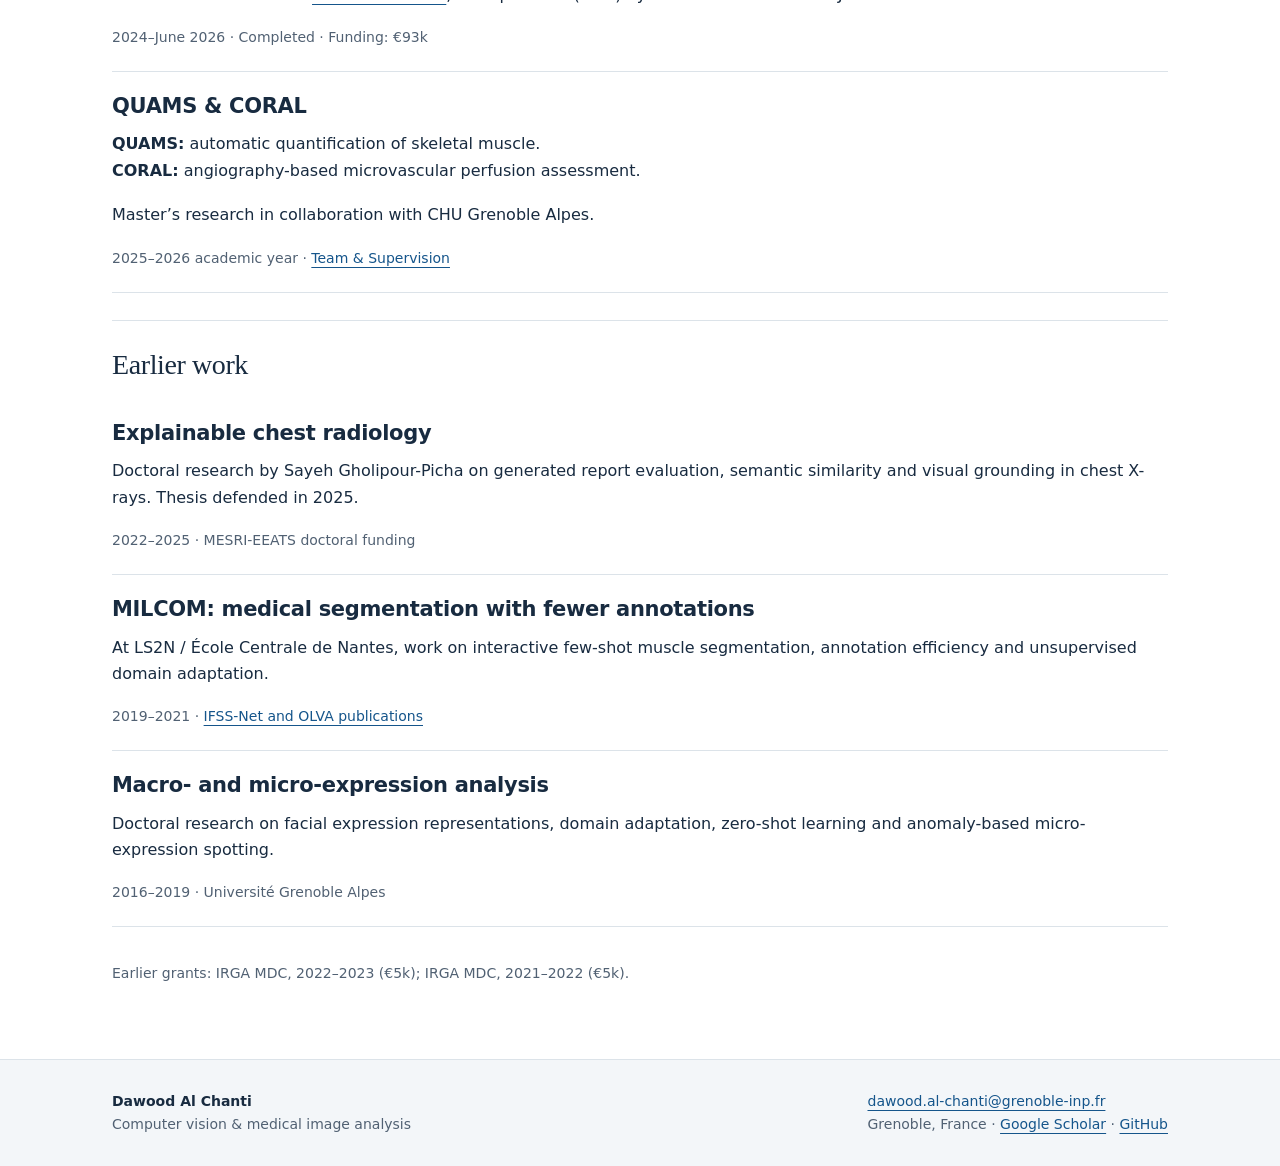
<file: research.html>
<!doctype html>
<html lang="en"><head><meta charset="utf-8"><meta name="viewport" content="width=device-width,initial-scale=1"><title>Research | Dawood Al Chanti</title><meta name="description" content="Current projects and earlier research in explainable AI, uncertainty, medical imaging and adaptive computer vision."><meta name="theme-color" content="#122439"><link rel="stylesheet" href="assets/style.css?v=20260922-1"><script type="application/ld+json">{"@context": "https://schema.org", "@type": "Person", "name": "Dawood Al Chanti", "jobTitle": "Associate Professor", "affiliation": {"@type": "Organization", "name": "Grenoble INP \u2013 Phelma / GIPSA-Lab"}, "sameAs": ["https://scholar.google.fr/citations?user=osXo54QAAAAJ&hl=en", "https://github.com/DawoodChanti"]}</script><link rel="canonical" href="https://dawoodchanti.github.io/research.html"></head><body><a class="skip" href="#main">Skip to content</a><header><div class="wrap mast"><a class="brand" href="index.html">Dawood Al Chanti</a><span class="affiliation">Grenoble INP – UGA · GIPSA-Lab</span></div><nav class="wrap main-nav" aria-label="Main navigation"><a href="index.html">Home</a><a href="research.html" aria-current="page">Research</a><a href="publications.html">Publications</a><a href="people.html">Team &amp; Supervision</a><a href="teaching.html">Teaching</a><a href="service.html">Activities &amp; Service</a><a href="news.html">News</a><a href="about.html">About &amp; Contact</a></nav></header><main tabindex="-1" id="main" class="wrap"><div class="page-head"><p class="eyebrow">Research</p><h1>Research &amp; projects</h1><p class="lead">My research examines uncertainty, explanation reliability, and data-efficient learning in medical and industrial computer vision.</p></div><nav class="page-nav" aria-label="On this page"><span>On this page</span><a href="#projects">Funded projects</a><a href="#themes">Research themes</a><a href="#collaborations">Collaborations</a><a href="#earlier">Earlier work</a></nav><section class="section" id="projects"><div class="section-head"><h2>Active funded projects</h2></div><article class="publication" id="equr-xsm"><span class="tag">October 2025–October 2029 · ANR JCJC</span><h3><a href="https://dawoodchanti.github.io/anr-jcjc-equr-xsm/index.html">EQUR-XSM</a></h3><span class="role-label">Principal Investigator (PI)</span><p>Evidential quantification of uncertainty for reliability in XAI saliency maps. The project develops methods to evaluate and improve uncertainty estimates and saliency explanations in medical imaging.</p><p class="meta">GIPSA-Lab · LS2N · Clinical partners · ANR funding: €274,141 · <a href="https://anr.fr/Project-ANR-25-CE45-1573">Official grant record</a></p><h4>Accepted poster · IABM 2027</h4><p><a href="publications.html#iabm-2027-equr">Evaluating uncertainty-based active learning for myocardium segmentation in cardiac MRI</a></p><p class="meta">Anastasia Konik, Mounzer El-Merheb, Dawood Al Chanti (project PI) · Accepted at the Francophone Symposium on Artificial Intelligence in Biomedical Imaging, 22–24 March 2027, Strasbourg.</p><div class="pub-links"><a href="https://iabm2027.sciencesconf.org/">Symposium</a><a href="https://dawoodchanti.github.io/anr-jcjc-equr-xsm/publications.html#iabm-2027-myocardium">EQUR-XSM output</a></div><h4>Publication · 2026</h4><p><a href="https://hal.science/hal-05801773">Localization Gains from Explanation Regularization Should Not Be Interpreted as Faithfulness Gains</a></p><p class="meta">Amrin Akter, Mauro Dalla Mura, Diana Mateus, Dawood Al Chanti</p><div class="pub-links"><a href="https://hal.science/hal-05801773">HAL</a><a href="https://hal.science/hal-05801773/document">PDF</a></div></article><article class="publication" id="spinepredict"><span class="tag">2026–2027 · Région Auvergne-Rhône-Alpes</span><h3>SpinePredict</h3><span class="role-label">Principal Investigator (PI)</span><p>Région-funded research collaboration between GIPSA-Lab and SQI on multimodal AI for decision support in spine surgery. Work at GIPSA-Lab includes a review of the state of the art, methodological research and initial investigations into multimodal learning, supported by a research engineer.</p><p class="meta">GIPSA-Lab · SQI · Project funding: €96,000 · 2026–2027</p><h4>Accepted poster and abstract · IABM 2027</h4><p><a href="publications.html#iabm-2027-spine">SPARC-3D: Probabilistic Prediction of Postoperative 3D Spinal Centerlines with Regional Uncertainty</a></p><p class="meta">M. Selosse, Y. Grondin, J. Amigo, J. C. Le Huec, D. Al Chanti · Surgiqual Institute; DETERCA, Université de Bordeaux; GIPSA-Lab, Université Grenoble Alpes.</p><p>Accepted at the Francophone Symposium on Artificial Intelligence in Biomedical Imaging (IABM 2027), 22–24 March 2027, Strasbourg.</p><div class="pub-links"><a href="https://iabm2027.sciencesconf.org/">Symposium</a><a href="news.html#iabm-2027-spine">Acceptance news</a></div></article><article class="publication" id="safe-med"><span class="tag">2026–2027 · International Research Booster</span><h3>SAFE-Med</h3><span class="role-label">Project lead</span><p>Sensitivity Aware Fragility and Explainability for Medical imaging AI: a collaboration on trustworthy and explainable medical imaging methods.</p><p class="meta">Université Grenoble Alpes · UiT The Arctic University of Norway · Bio AI Lab · Funding: €10k</p></article></section><section class="section" id="themes"><div class="section-head"><h2>Research themes</h2></div><div class="grid"><div class="card"><article><h3>Uncertainty &amp; explanations</h3><p>Evaluate whether explanations reflect the features a model uses, and how confidence estimates behave when predictions fail.</p><p class="pub-links"><a href="https://dawoodchanti.github.io/anr-jcjc-equr-xsm/index.html">EQUR-XSM project</a></p></article></div><div class="card"><article><h3>Medical image understanding</h3><p>Study segmentation, pathology localisation, and the relationship between medical images and generated radiology reports.</p><p class="pub-links"><a href="publications.html#year-2026">Trust but verify</a><a href="publications.html#year-2025">VICCA</a></p></article></div><div class="card"><article><h3>Learning with limited labels</h3><p>Develop annotation-efficient and adaptive models for medical segmentation and heterogeneous industrial quality control.</p><p class="pub-links"><a href="publications.html#year-2021">IFSS-Net &amp; OLVA</a></p></article></div></div></section><section class="section" id="collaborations"><div class="section-head"><h2>Research collaborations</h2></div><div class="stack"><article id="phaims"><span class="tag">MIAI Cluster IA · Core member</span><h3><a href="https://miai-cluster.univ-grenoble-alpes.fr/chairs-/phaims-physics-aware-ai-for-imaging-science-from-space-to-atoms-1641665.kjsp?RH=1697728359000">PHAIMS</a></h3><p><strong>PHysics-aware AI for iMaging Science: from space to atoms</strong></p><p>PHAIMS combines artificial intelligence with physics-based models to address imaging problems where measurements have complex relationships with physical quantities and reference data are scarce. It studies multispectral and hyperspectral imaging, thermal imaging and tomography, with applications in remote sensing, biomedical imaging and materials science. The project aims to develop interpretable AI methods that use computational resources efficiently.</p><h4>Associated PhD research · Gaspard Langlais</h4><p>The thesis develops physics-informed multimodal fusion models incorporating differentiable forward models for individual sensors, including spatial, spectral and geometric characteristics. Self-supervised cross-modal consistency and generative methods aim to reduce dependence on co-registered ground-truth fused images. The work also investigates end-to-end joint registration and fusion, and scalable uncertainty-aware architectures for hyperspectral and volumetric data. Validation is planned on real multi-technique X-ray and multi-sensor non-destructive testing datasets at ESRF and CEA.</p><p class="meta">Thesis director: Mauro Dalla Mura · Co-director: Vincent Favre-Nicolin · Co-supervisor: Dawood Al Chanti · <a href="people.html#gaspard-langlais">Team &amp; Supervision</a></p><p><a href="https://miai-cluster.univ-grenoble-alpes.fr/chairs-/phaims-physics-aware-ai-for-imaging-science-from-space-to-atoms-1641665.kjsp?RH=1697728359000">Official PHAIMS project page</a></p></article><article><h3>Adaptive industrial quality control</h3><p>Computer vision for subtle defects, scarce annotations and hardware constraints. Doctoral work by Rogerio Bombardelli, with GIPSA-Lab and Schneider Electric.</p><p class="meta">2025–2028 · ANRT-CIFRE</p></article><article><h3>DeepKnee</h3><p>Deep learning applied to biomechanical data for knee-injury prevention and monitoring in collaboration with the MOVE team. Postdoctoral researcher: <a href="people.html#postdoctoral">Oussama Messai</a>, co-supervised (50%) by Dawood Al Chanti with Julien Frère.</p><p class="meta">2024–June 2026 · Completed · Funding: €93k</p></article><article><h3>QUAMS &amp; CORAL</h3><p><strong>QUAMS:</strong> automatic quantification of skeletal muscle.<br><strong>CORAL:</strong> angiography-based microvascular perfusion assessment.</p><p>Master’s research in collaboration with CHU Grenoble Alpes.</p><p class="meta">2025–2026 academic year · <a href="people.html">Team &amp; Supervision</a></p></article></div></section><section class="section" id="earlier"><div class="section-head"><h2>Earlier work</h2></div><div class="stack"><article><h3>Explainable chest radiology</h3><p>Doctoral research by Sayeh Gholipour-Picha on generated report evaluation, semantic similarity and visual grounding in chest X-rays. Thesis defended in 2025.</p><p class="meta">2022–2025 · MESRI-EEATS doctoral funding</p></article><article><h3>MILCOM: medical segmentation with fewer annotations</h3><p>At LS2N / École Centrale de Nantes, work on interactive few-shot muscle segmentation, annotation efficiency and unsupervised domain adaptation.</p><p class="meta">2019–2021 · <a href="publications.html">IFSS-Net and OLVA publications</a></p></article><article><h3>Macro- and micro-expression analysis</h3><p>Doctoral research on facial expression representations, domain adaptation, zero-shot learning and anomaly-based micro-expression spotting.</p><p class="meta">2016–2019 · Université Grenoble Alpes</p></article></div><p class="meta archive-label">Earlier grants: IRGA MDC, 2022–2023 (€5k); IRGA MDC, 2021–2022 (€5k).</p></section></main><footer><div class="wrap footer-inner"><div><strong>Dawood Al Chanti</strong><br>Computer vision &amp; medical image analysis</div><div><a href="mailto:dawood.al-chanti@grenoble-inp.fr">dawood.al-chanti@grenoble-inp.fr</a><br>Grenoble, France · <a href="https://scholar.google.fr/citations?user=osXo54QAAAAJ&amp;hl=en">Google Scholar</a> · <a href="https://github.com/DawoodChanti">GitHub</a></div></div></footer></body></html>
</file>
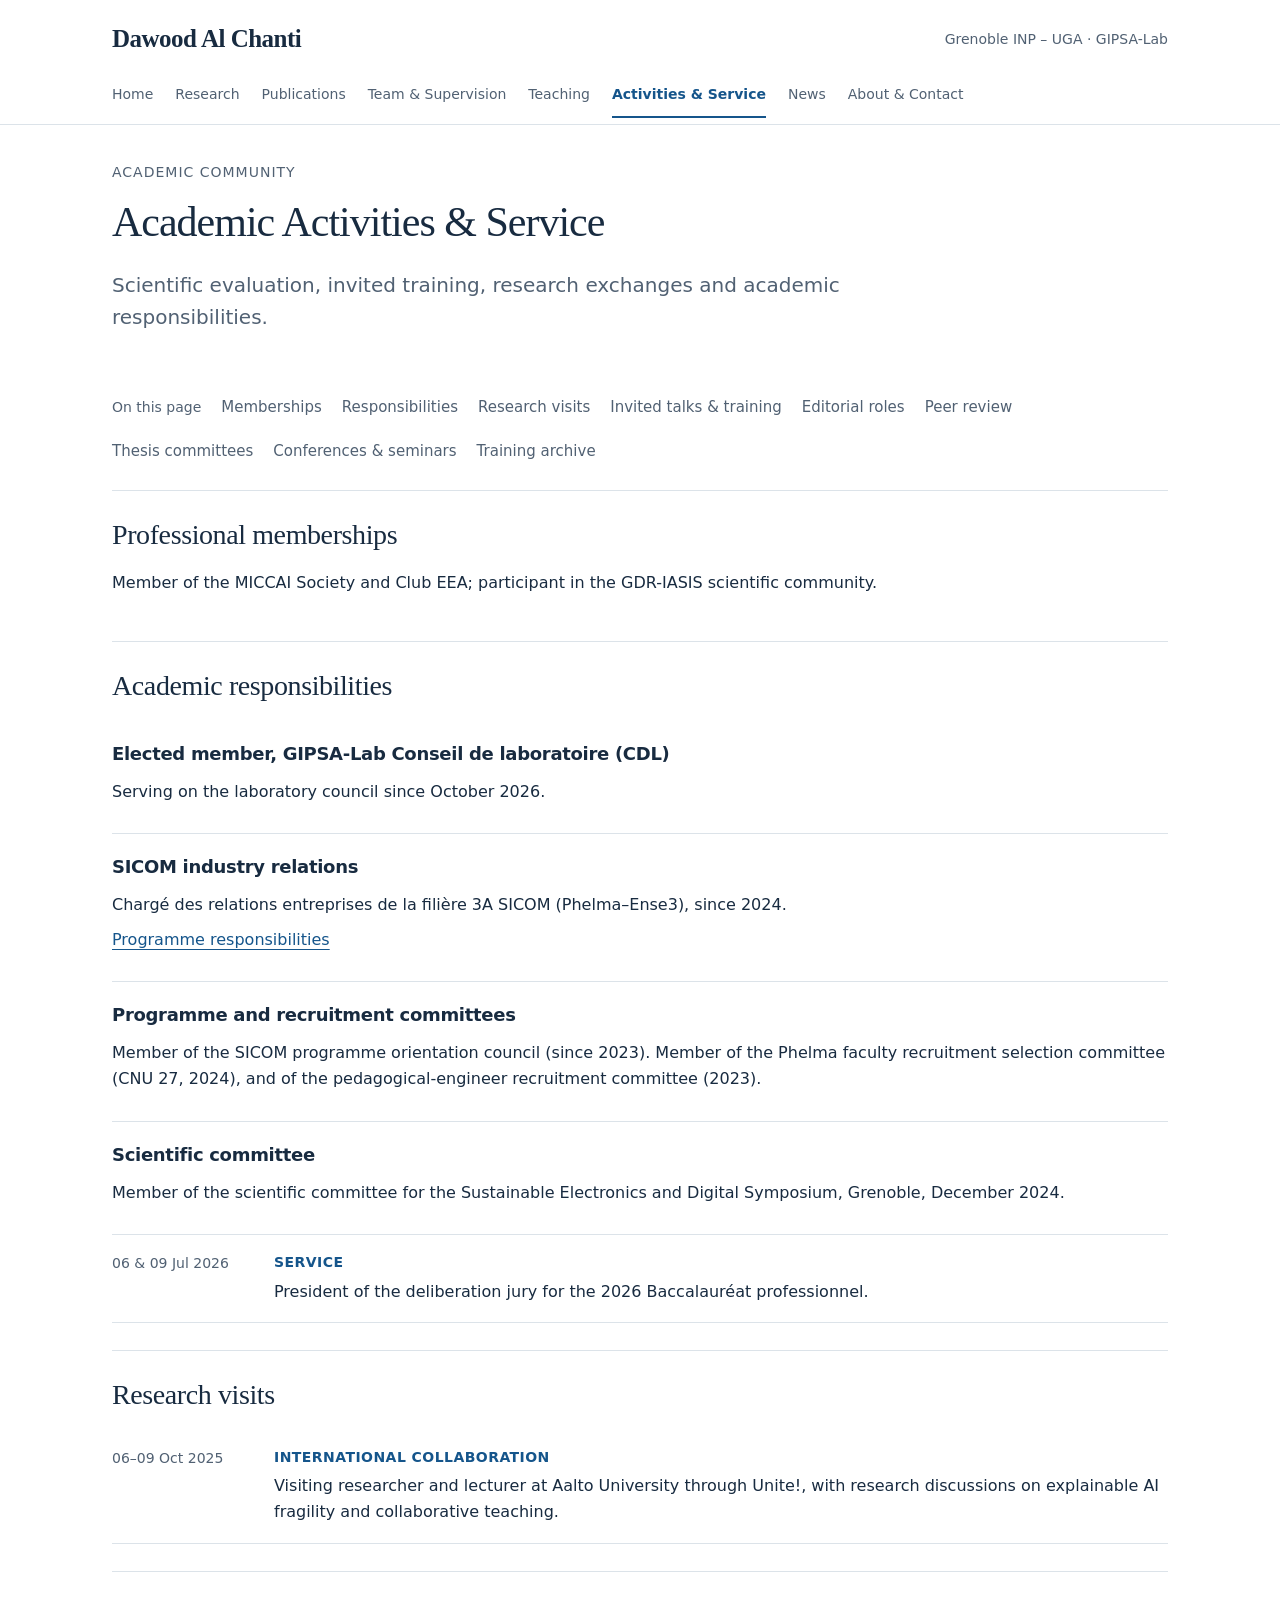
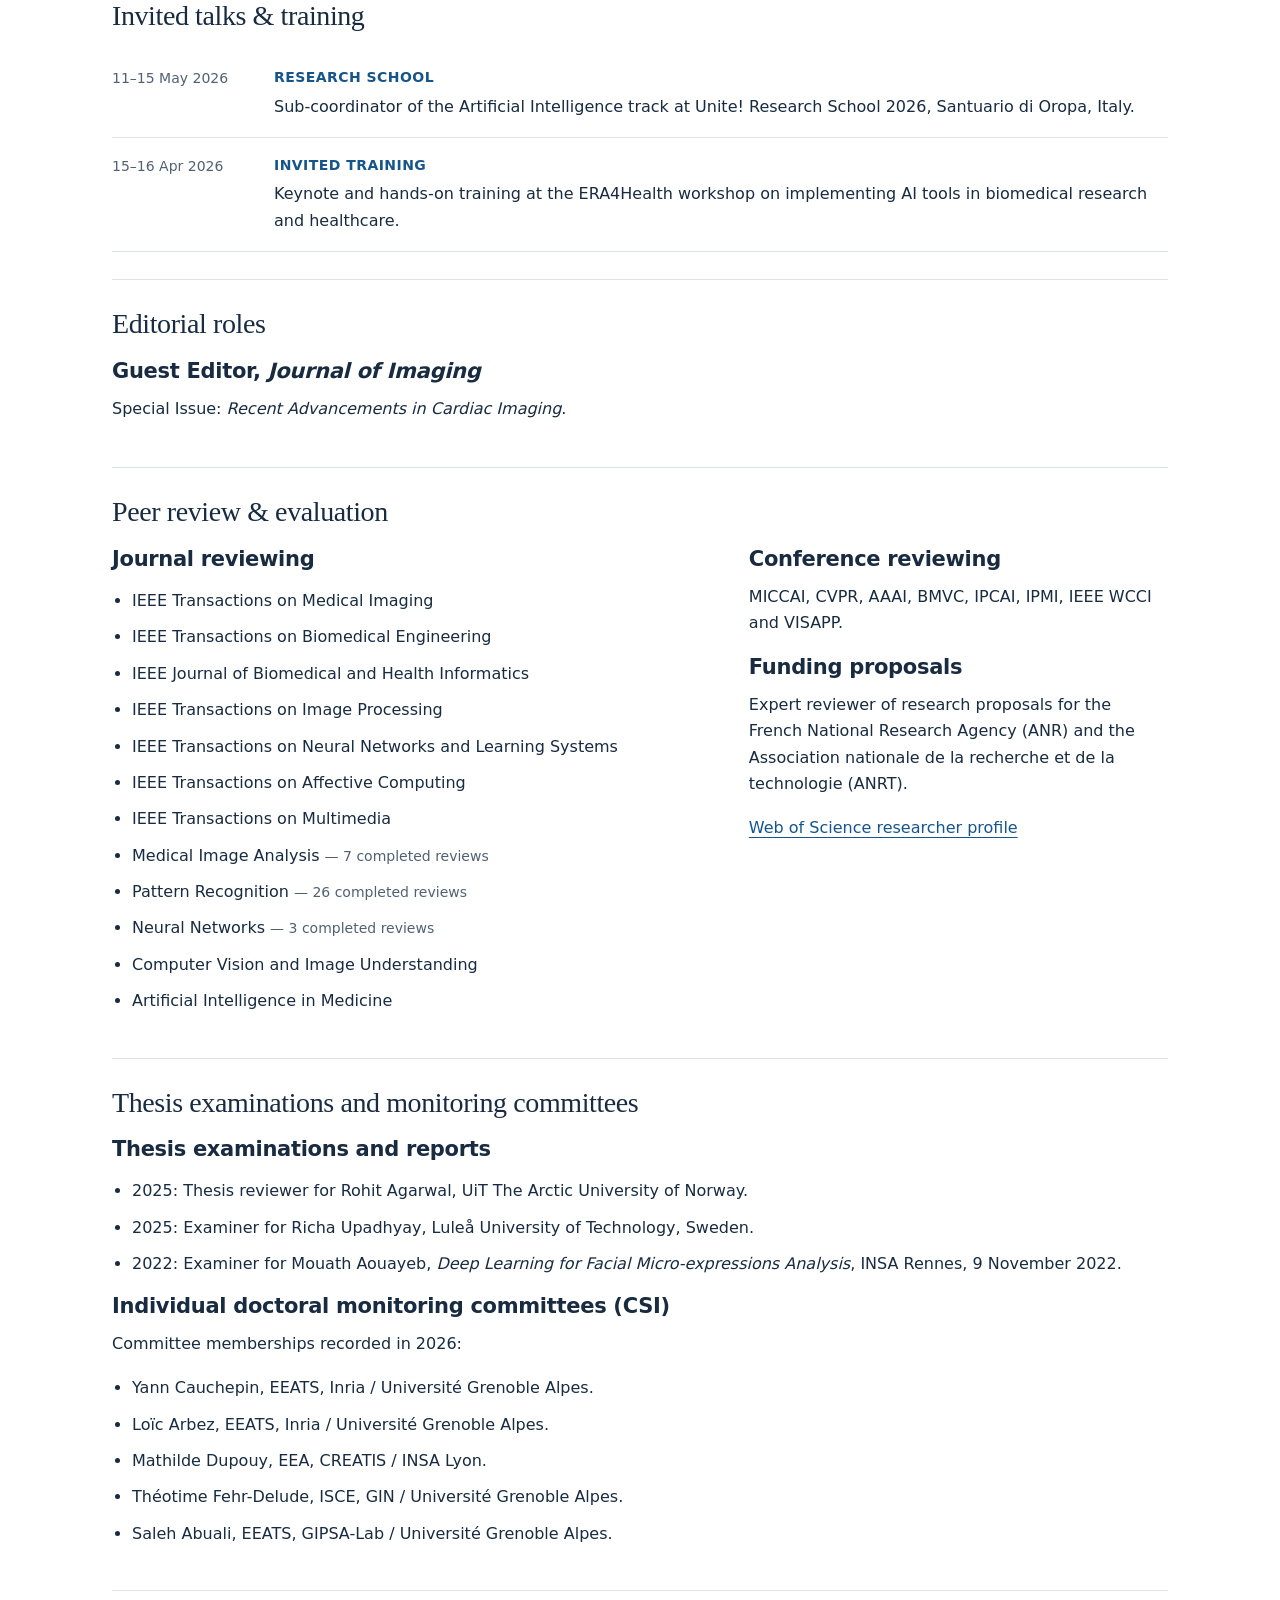
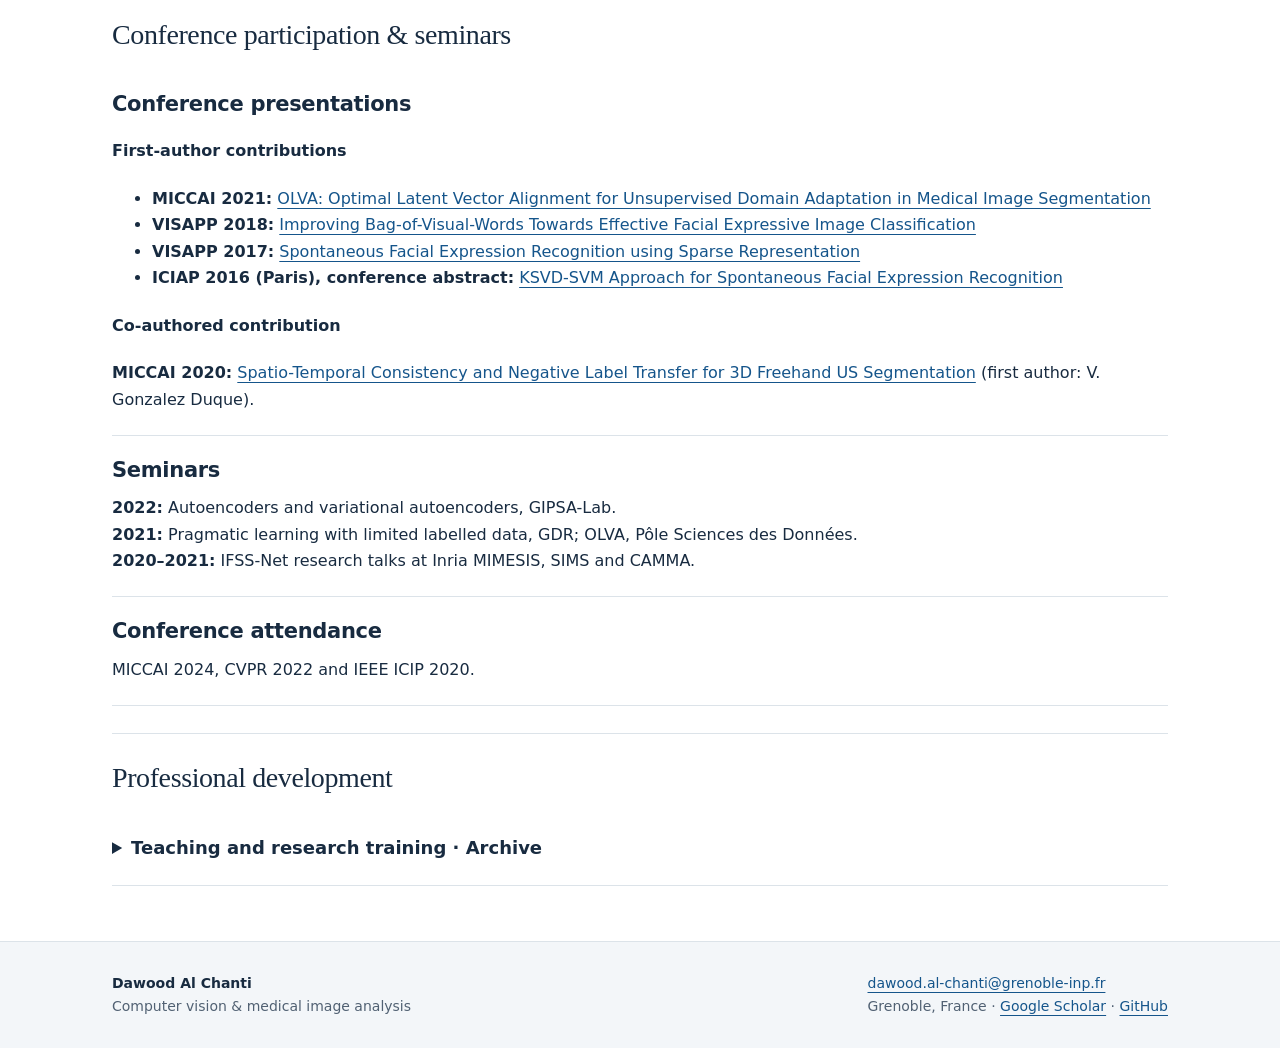
<file: service.html>
<!doctype html>
<html lang="en"><head><meta charset="utf-8"><meta name="viewport" content="width=device-width,initial-scale=1"><title>Academic Activities &amp; Service | Dawood Al Chanti</title><meta name="description" content="Academic service, reviewing, invited talks and teaching contributions by Dawood Al Chanti."><meta name="theme-color" content="#122439"><link rel="stylesheet" href="assets/style.css?v=20260922-1"><script type="application/ld+json">{"@context": "https://schema.org", "@type": "Person", "name": "Dawood Al Chanti", "jobTitle": "Associate Professor", "affiliation": {"@type": "Organization", "name": "Grenoble INP \u2013 Phelma / GIPSA-Lab"}, "sameAs": ["https://scholar.google.fr/citations?user=osXo54QAAAAJ&hl=en", "https://github.com/DawoodChanti"]}</script><link rel="canonical" href="https://dawoodchanti.github.io/service.html"></head><body><a class="skip" href="#main">Skip to content</a><header><div class="wrap mast"><a class="brand" href="index.html">Dawood Al Chanti</a><span class="affiliation">Grenoble INP – UGA · GIPSA-Lab</span></div><nav class="wrap main-nav" aria-label="Main navigation"><a href="index.html">Home</a><a href="research.html">Research</a><a href="publications.html">Publications</a><a href="people.html">Team &amp; Supervision</a><a href="teaching.html">Teaching</a><a href="service.html" aria-current="page">Activities &amp; Service</a><a href="news.html">News</a><a href="about.html">About &amp; Contact</a></nav></header><main tabindex="-1" id="main" class="wrap"><div class="page-head"><p class="eyebrow">Academic community</p><h1>Academic Activities &amp; Service</h1><p class="lead">Scientific evaluation, invited training, research exchanges and academic responsibilities.</p></div><nav class="page-nav" aria-label="On this page"><span>On this page</span><a href="#memberships">Memberships</a><a href="#recent">Responsibilities</a><a href="#visits">Research visits</a><a href="#invited">Invited talks &amp; training</a><a href="#editorial-roles">Editorial roles</a><a href="#reviewing">Peer review</a><a href="#thesis">Thesis committees</a><a href="#earlier">Conferences &amp; seminars</a><a href="#training">Training archive</a></nav><section class="section" id="memberships"><div class="section-head"><h2>Professional memberships</h2></div><p>Member of the MICCAI Society and Club EEA; participant in the GDR-IASIS scientific community.</p></section><section class="section" id="recent"><div class="section-head"><h2>Academic responsibilities</h2></div><article class="publication" id="cdl"><h3>Elected member, GIPSA-Lab Conseil de laboratoire (CDL)</h3><p>Serving on the laboratory council since October 2026.</p></article><article class="publication"><h3>SICOM industry relations</h3><p lang="fr">Chargé des relations entreprises de la filière 3A SICOM (Phelma–Ense3), since 2024.</p><p><a href="teaching.html#responsibilities">Programme responsibilities</a></p></article><article class="publication"><h3>Programme and recruitment committees</h3><p>Member of the SICOM programme orientation council (since 2023). Member of the Phelma faculty recruitment selection committee (CNU 27, 2024), and of the pedagogical-engineer recruitment committee (2023).</p></article><article class="publication"><h3>Scientific committee</h3><p>Member of the scientific committee for the Sustainable Electronics and Digital Symposium, Grenoble, December 2024.</p></article><article class="news-row"><time datetime="2026-07-09">06 &amp; 09 Jul 2026</time><div><span class="tag">Service</span><p>President of the deliberation jury for the 2026 Baccalauréat professionnel.</p></div></article></section><section class="section" id="visits"><div class="section-head"><h2>Research visits</h2></div><article class="news-row"><time datetime="2025-10-06">06–09 Oct 2025</time><div><span class="tag">International collaboration</span><p>Visiting researcher and lecturer at Aalto University through Unite!, with research discussions on explainable AI fragility and collaborative teaching.</p></div></article></section><section class="section" id="invited"><div class="section-head"><h2>Invited talks &amp; training</h2></div><article class="news-row"><time datetime="2026-05-11">11–15 May 2026</time><div><span class="tag">Research school</span><p>Sub-coordinator of the Artificial Intelligence track at Unite! Research School 2026, Santuario di Oropa, Italy.</p></div></article><article class="news-row"><time datetime="2026-04-15">15–16 Apr 2026</time><div><span class="tag">Invited training</span><p>Keynote and hands-on training at the ERA4Health workshop on implementing AI tools in biomedical research and healthcare.</p></div></article></section><section class="section" id="editorial-roles"><div class="section-head"><h2>Editorial roles</h2></div><article><h3>Guest Editor, <em>Journal of Imaging</em></h3><p>Special Issue: <em>Recent Advancements in Cardiac Imaging</em>.</p></article></section><section class="section" id="reviewing"><div class="section-head"><h2>Peer review &amp; evaluation</h2></div><div class="two-col"><div><h3>Journal reviewing</h3><ul class="list-clean"><li>IEEE Transactions on Medical Imaging</li><li>IEEE Transactions on Biomedical Engineering</li><li>IEEE Journal of Biomedical and Health Informatics</li><li>IEEE Transactions on Image Processing</li><li>IEEE Transactions on Neural Networks and Learning Systems</li><li>IEEE Transactions on Affective Computing</li><li>IEEE Transactions on Multimedia</li><li>Medical Image Analysis <span class="meta">— 7 completed reviews</span></li><li>Pattern Recognition <span class="meta">— 26 completed reviews</span></li><li>Neural Networks <span class="meta">— 3 completed reviews</span></li><li>Computer Vision and Image Understanding</li><li>Artificial Intelligence in Medicine</li></ul></div><div><h3>Conference reviewing</h3><p>MICCAI, CVPR, AAAI, BMVC, IPCAI, IPMI, IEEE WCCI and VISAPP.</p><h3>Funding proposals</h3><p>Expert reviewer of research proposals for the French National Research Agency (ANR) and the Association nationale de la recherche et de la technologie (ANRT).</p><p><a href="https://www.webofscience.com/wos/author/record/ITU-7469-2023">Web of Science researcher profile</a></p></div></div></section><section class="section" id="thesis"><div class="section-head"><h2>Thesis examinations and monitoring committees</h2></div><h3>Thesis examinations and reports</h3><ul class="list-clean"><li>2025: Thesis reviewer for Rohit Agarwal, UiT The Arctic University of Norway.</li><li>2025: Examiner for Richa Upadhyay, Luleå University of Technology, Sweden.</li><li>2022: Examiner for Mouath Aouayeb, <em>Deep Learning for Facial Micro-expressions Analysis</em>, INSA Rennes, 9 November 2022.</li></ul><h3>Individual doctoral monitoring committees (CSI)</h3><p>Committee memberships recorded in 2026:</p><ul class="list-clean"><li>Yann Cauchepin, EEATS, Inria / Université Grenoble Alpes.</li><li>Loïc Arbez, EEATS, Inria / Université Grenoble Alpes.</li><li>Mathilde Dupouy, EEA, CREATIS / INSA Lyon.</li><li>Théotime Fehr-Delude, ISCE, GIN / Université Grenoble Alpes.</li><li>Saleh Abuali, EEATS, GIPSA-Lab / Université Grenoble Alpes.</li></ul></section><section class="section" id="earlier"><div class="section-head"><h2>Conference participation &amp; seminars</h2></div><div class="stack"><article id="conference-presentations"><h3>Conference presentations</h3><h4>First-author contributions</h4><ul><li><strong>MICCAI 2021:</strong> <a href="https://doi.org/10.1007/978-3-030-87199-4_25">OLVA: Optimal Latent Vector Alignment for Unsupervised Domain Adaptation in Medical Image Segmentation</a></li><li><strong>VISAPP 2018:</strong> <a href="https://doi.org/10.5220/0006537601450152">Improving Bag-of-Visual-Words Towards Effective Facial Expressive Image Classification</a></li><li><strong>VISAPP 2017:</strong> <a href="https://doi.org/10.5220/0006118000640074">Spontaneous Facial Expression Recognition using Sparse Representation</a></li><li><strong>ICIAP 2016 (Paris), conference abstract:</strong> <a href="https://publications.waset.org/abstracts/51683.pdf">KSVD-SVM Approach for Spontaneous Facial Expression Recognition</a></li></ul><h4>Co-authored contribution</h4><p><strong>MICCAI 2020:</strong> <a href="https://doi.org/10.1007/978-3-030-59710-8_69">Spatio-Temporal Consistency and Negative Label Transfer for 3D Freehand US Segmentation</a> (first author: V. Gonzalez Duque).</p></article><article><h3>Seminars</h3><p><strong>2022:</strong> Autoencoders and variational autoencoders, GIPSA-Lab.<br><strong>2021:</strong> Pragmatic learning with limited labelled data, GDR; OLVA, Pôle Sciences des Données.<br><strong>2020–2021:</strong> IFSS-Net research talks at Inria MIMESIS, SIMS and CAMMA.</p></article><article><h3>Conference attendance</h3><p>MICCAI 2024, CVPR 2022 and IEEE ICIP 2020.</p></article></div></section><section class="section" id="training"><div class="section-head"><h2>Professional development</h2></div><details><summary>Teaching and research training · Archive</summary><div><ul class="list-clean"><li>PerForm university pedagogy programme, Grenoble INP, 2021–2022.</li><li>Emotional Intelligence in Remote Teaching and Learning, Universidade de Lisboa, March 2022.</li><li>Teaching Science and Engineering, EPFL MOOC.</li><li>Company creation and consultancy training, ED EEATS, 2018.</li><li>DS3 Data Science Summer School, École Polytechnique / Université Paris-Saclay, September 2017; research poster presentation.</li></ul></div></details></section></main><footer><div class="wrap footer-inner"><div><strong>Dawood Al Chanti</strong><br>Computer vision &amp; medical image analysis</div><div><a href="mailto:dawood.al-chanti@grenoble-inp.fr">dawood.al-chanti@grenoble-inp.fr</a><br>Grenoble, France · <a href="https://scholar.google.fr/citations?user=osXo54QAAAAJ&amp;hl=en">Google Scholar</a> · <a href="https://github.com/DawoodChanti">GitHub</a></div></div></footer></body></html>
</file>
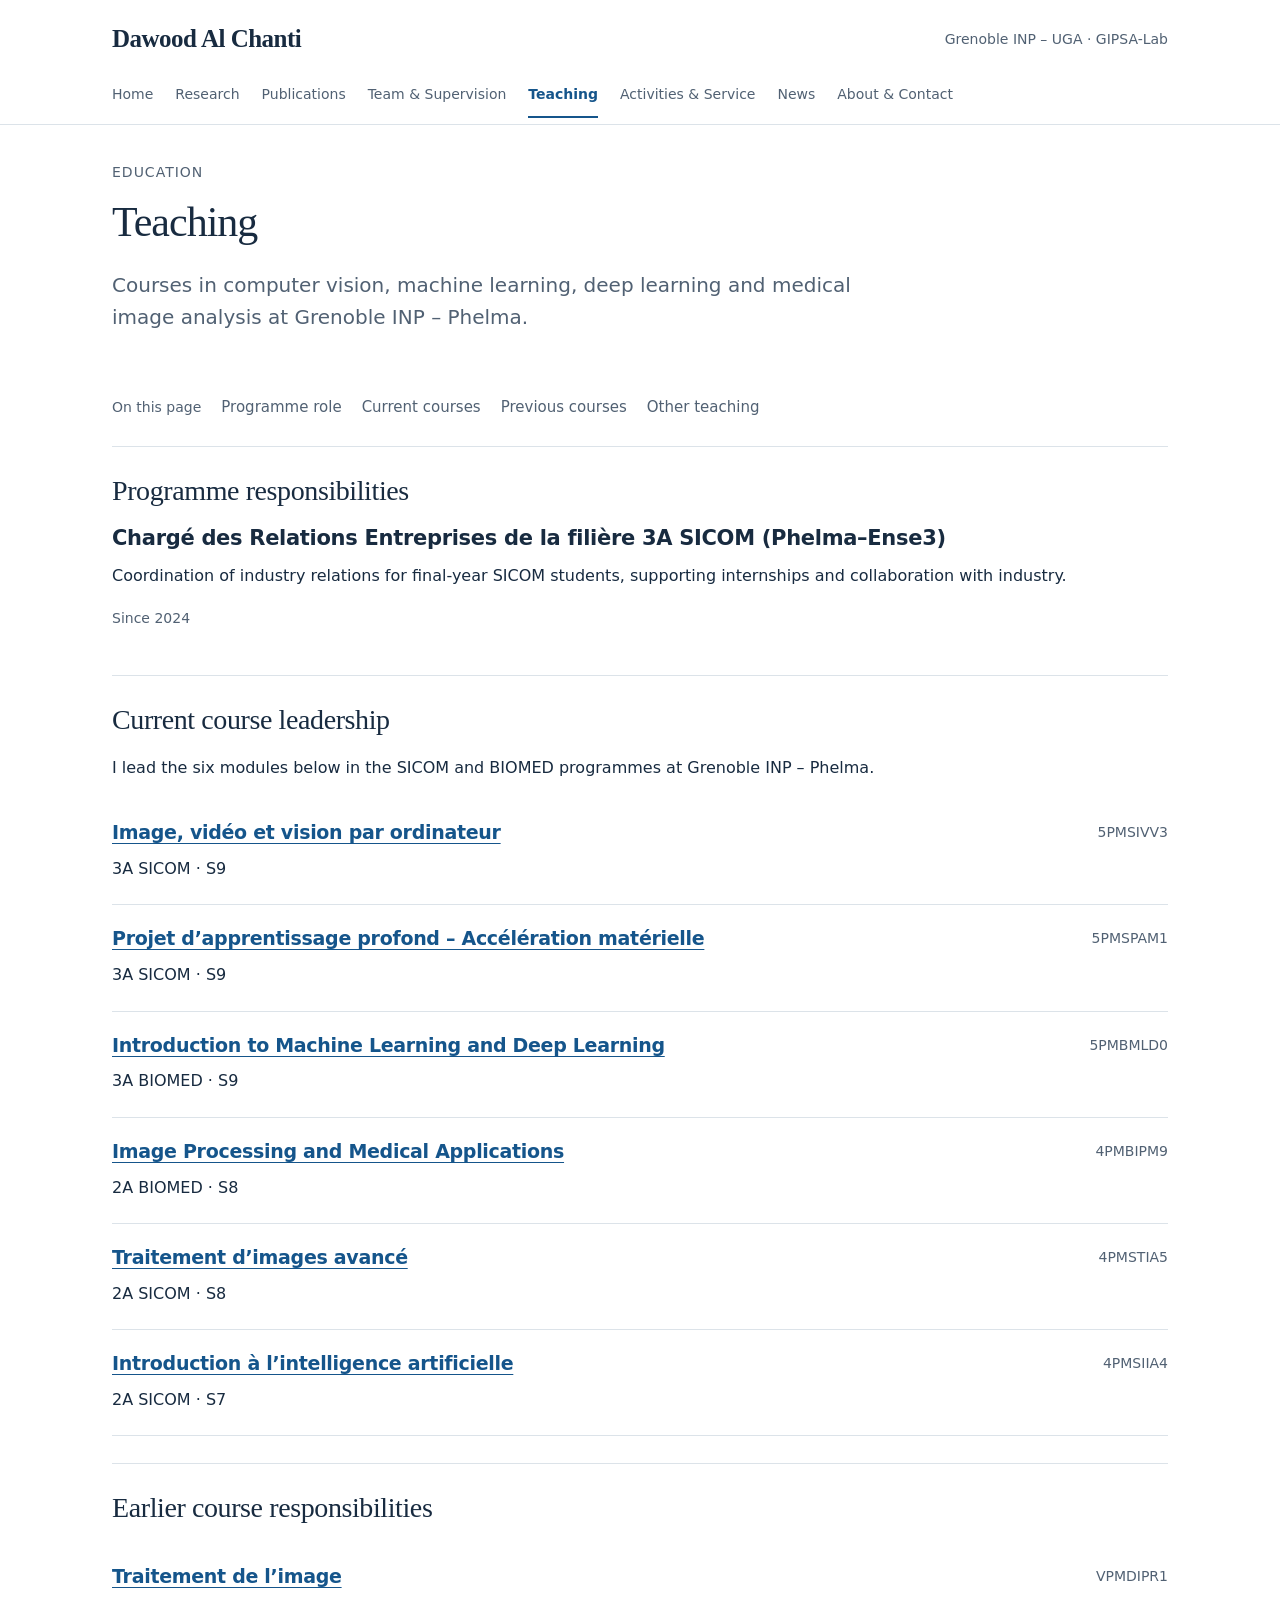
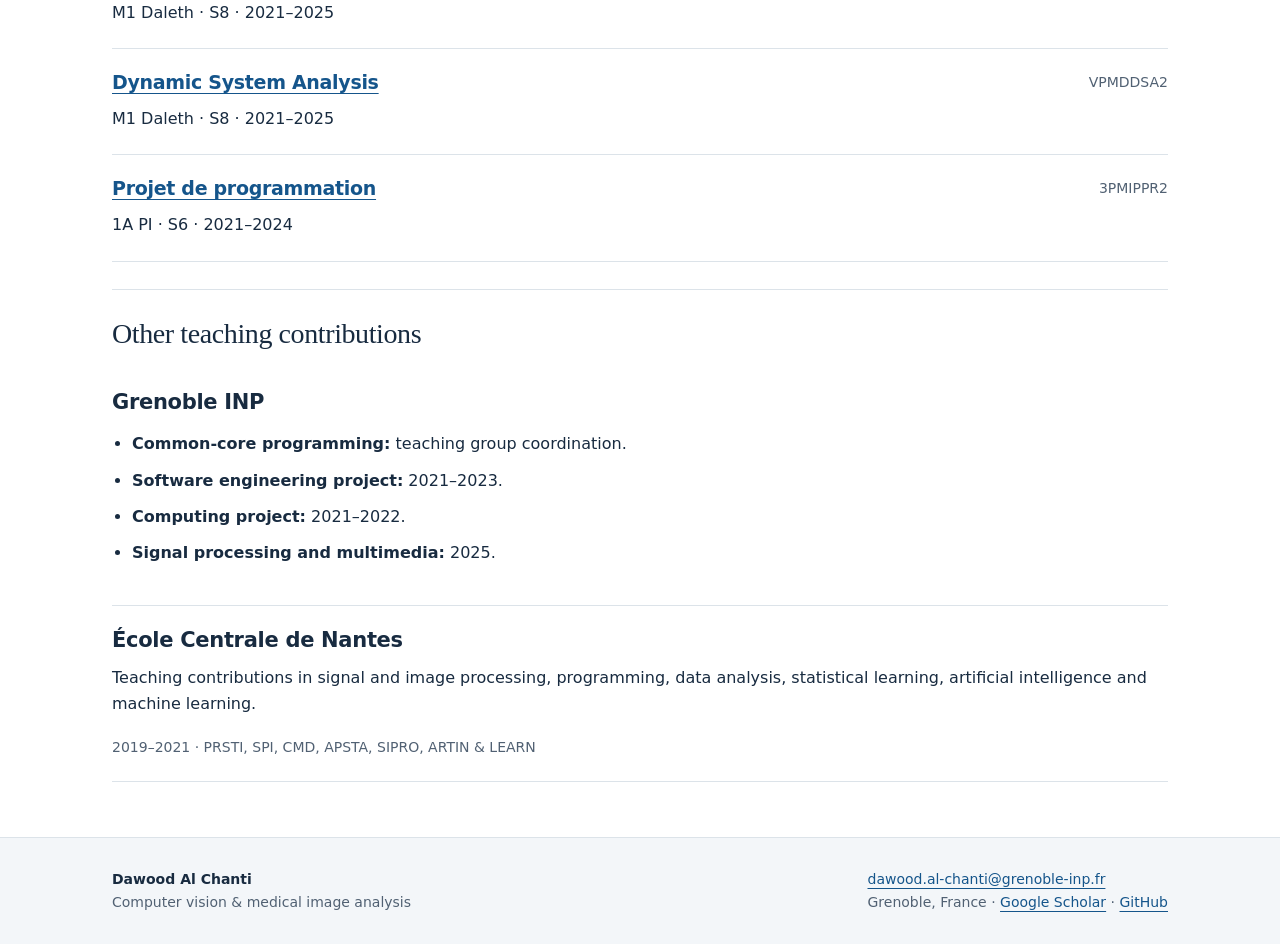
<file: teaching.html>
<!doctype html>
<html lang="en"><head><meta charset="utf-8"><meta name="viewport" content="width=device-width,initial-scale=1"><title>Teaching | Dawood Al Chanti</title><meta name="description" content="Current and previous courses taught by Dawood Al Chanti at Grenoble INP – Phelma and École Centrale de Nantes."><meta name="theme-color" content="#122439"><link rel="stylesheet" href="assets/style.css?v=20260922-1"><script type="application/ld+json">{"@context": "https://schema.org", "@type": "Person", "name": "Dawood Al Chanti", "jobTitle": "Associate Professor", "affiliation": {"@type": "Organization", "name": "Grenoble INP \u2013 Phelma / GIPSA-Lab"}, "sameAs": ["https://scholar.google.fr/citations?user=osXo54QAAAAJ&hl=en", "https://github.com/DawoodChanti"]}</script><link rel="canonical" href="https://dawoodchanti.github.io/teaching.html"></head><body><a class="skip" href="#main">Skip to content</a><header><div class="wrap mast"><a class="brand" href="index.html">Dawood Al Chanti</a><span class="affiliation">Grenoble INP – UGA · GIPSA-Lab</span></div><nav class="wrap main-nav" aria-label="Main navigation"><a href="index.html">Home</a><a href="research.html">Research</a><a href="publications.html">Publications</a><a href="people.html">Team &amp; Supervision</a><a href="teaching.html" aria-current="page">Teaching</a><a href="service.html">Activities &amp; Service</a><a href="news.html">News</a><a href="about.html">About &amp; Contact</a></nav></header><main tabindex="-1" id="main" class="wrap"><div class="page-head"><p class="eyebrow">Education</p><h1>Teaching</h1><p class="lead">Courses in computer vision, machine learning, deep learning and medical image analysis at Grenoble INP – Phelma.</p></div><nav class="page-nav" aria-label="On this page"><span>On this page</span><a href="#responsibilities">Programme role</a><a href="#courses">Current courses</a><a href="#earlier">Previous courses</a><a href="#contributions">Other teaching</a></nav><section class="section" id="responsibilities"><div class="section-head"><h2>Programme responsibilities</h2></div><article><h3 lang="fr">Chargé des Relations Entreprises de la filière 3A SICOM (Phelma–Ense3)</h3><p>Coordination of industry relations for final-year SICOM students, supporting internships and collaboration with industry.</p><p class="meta">Since 2024</p></article></section><section class="section" id="courses"><div class="section-head"><h2>Current course leadership</h2></div><p>I lead the six modules below in the SICOM and BIOMED programmes at Grenoble INP – Phelma.</p><article class="course"><div><h3><a href="https://phelma.grenoble-inp.fr/fr/formation/image-videacute-o-et-vision-par-ordinateur-5pmsivv3">Image, vidéo et vision par ordinateur</a></h3><p>3A SICOM · S9</p></div><div class="meta">5PMSIVV3</div></article><article class="course"><div><h3><a href="https://phelma.grenoble-inp.fr/fr/formation/projet-acceacute-leacute-ration-mateacute-rielle-imagesicom-s9-5pmspam1">Projet d’apprentissage profond – Accélération matérielle</a></h3><p>3A SICOM · S9</p></div><div class="meta">5PMSPAM1</div></article><article class="course"><div><h3><a href="https://phelma.grenoble-inp.fr/en/studies/introduction-to-machine-learning-and-deep-learning-5pmbmld0">Introduction to Machine Learning and Deep Learning</a></h3><p>3A BIOMED · S9</p></div><div class="meta">5PMBMLD0</div></article><article class="course"><div><h3><a href="https://phelma.grenoble-inp.fr/en/studies/image-processing-and-medical-applications-4pmbipm9">Image Processing and Medical Applications</a></h3><p>2A BIOMED · S8</p></div><div class="meta">4PMBIPM9</div></article><article class="course"><div><h3><a href="https://phelma.grenoble-inp.fr/fr/formation/traitement-d-images-avanc-eacute-sicom-m1-s8-4pmstia5">Traitement d’images avancé</a></h3><p>2A SICOM · S8</p></div><div class="meta">4PMSTIA5</div></article><article class="course"><div><h3><a href="https://phelma.grenoble-inp.fr/fr/formation/introduction-agrave-lintelligence-artificielle-4pmsiia4">Introduction à l’intelligence artificielle</a></h3><p>2A SICOM · S7</p></div><div class="meta">4PMSIIA4</div></article></section><section class="section" id="earlier"><div class="section-head"><h2>Earlier course responsibilities</h2></div><article class="course"><div><h3><a href="https://phelma.grenoble-inp.fr/en/studies/image-processing-vpmdipr1">Traitement de l’image</a></h3><p>M1 Daleth · S8 · 2021–2025</p></div><div class="meta">VPMDIPR1</div></article><article class="course"><div><h3><a href="https://phelma.grenoble-inp.fr/en/studies/dynamic-systems-analysis-vpmddsa2">Dynamic System Analysis</a></h3><p>M1 Daleth · S8 · 2021–2025</p></div><div class="meta">VPMDDSA2</div></article><article class="course"><div><h3><a href="https://phelma.grenoble-inp.fr/en/studies/programming-project-3pmippr2">Projet de programmation</a></h3><p>1A PI · S6 · 2021–2024</p></div><div class="meta">3PMIPPR2</div></article></section><section class="section" id="contributions"><div class="section-head"><h2>Other teaching contributions</h2></div><div class="stack"><article><h3>Grenoble INP</h3><ul class="list-clean"><li><strong>Common-core programming:</strong> teaching group coordination.</li><li><strong>Software engineering project:</strong> 2021–2023.</li><li><strong>Computing project:</strong> 2021–2022.</li><li><strong>Signal processing and multimedia:</strong> 2025.</li></ul></article><article><h3>École Centrale de Nantes</h3><p>Teaching contributions in signal and image processing, programming, data analysis, statistical learning, artificial intelligence and machine learning.</p><p class="meta">2019–2021 · PRSTI, SPI, CMD, APSTA, SIPRO, ARTIN &amp; LEARN</p></article></div></section></main><footer><div class="wrap footer-inner"><div><strong>Dawood Al Chanti</strong><br>Computer vision &amp; medical image analysis</div><div><a href="mailto:dawood.al-chanti@grenoble-inp.fr">dawood.al-chanti@grenoble-inp.fr</a><br>Grenoble, France · <a href="https://scholar.google.fr/citations?user=osXo54QAAAAJ&amp;hl=en">Google Scholar</a> · <a href="https://github.com/DawoodChanti">GitHub</a></div></div></footer></body></html>
</file>
<file: assets/style.css>
:root{--ink:#122439;--muted:#526276;--accent:#075eab;--line:#dce3eb;--paper:#fff;--wash:#f3f6fa}*{box-sizing:border-box}html{scroll-behavior:smooth}body{margin:0;background:var(--paper);color:var(--ink);font:17px/1.65 system-ui,-apple-system,BlinkMacSystemFont,'Segoe UI',sans-serif}a{color:var(--accent);text-underline-offset:4px}a:hover{color:#003968}a:focus-visible,summary:focus-visible{outline:3px solid #e7a72c;outline-offset:5px}.skip{position:absolute;left:1rem;top:-100px;background:#fff;padding:1rem;z-index:20}.skip:focus{top:0}.wrap{max-width:1160px;margin:auto;padding:0 32px}header{border-bottom:1px solid var(--line)}.mast{padding-top:23px;padding-bottom:18px;display:flex;align-items:center;justify-content:space-between;gap:20px}.brand{color:var(--ink);text-decoration:none;font-size:20px;font-weight:750;letter-spacing:-.5px}.affiliation{font-size:14px;color:var(--muted)}nav{display:flex;flex-wrap:wrap;gap:4px 25px;padding-bottom:14px}nav a{font-size:15px;color:var(--muted);text-decoration:none;padding:6px 0;border-bottom:2px solid transparent}nav a[aria-current=page]{color:var(--accent);border-color:var(--accent);font-weight:650}main{min-height:70vh}.hero{padding:62px 0 50px;display:grid;grid-template-columns:1fr 220px;gap:60px;align-items:center}.eyebrow{font-size:13px;letter-spacing:1.7px;text-transform:uppercase;color:var(--accent);font-weight:750;margin:0 0 13px}h1,h2,h3{line-height:1.2}h1{font-size:clamp(36px,5vw,58px);letter-spacing:-2px;margin:0 0 22px;font-weight:650}h2{font-size:29px;letter-spacing:-.7px;margin:0 0 24px}h3{font-size:21px;letter-spacing:-.3px;margin:0 0 12px}p{margin:0 0 18px}.lead{font-size:20px;line-height:1.6;max-width:760px;color:var(--muted)}.portrait{width:210px;height:250px;object-fit:cover;object-position:center;border-radius:3px;background:var(--wash)}.links{display:flex;flex-wrap:wrap;gap:12px 25px;margin-top:25px}.links a{font-size:15px;font-weight:650}.section{padding:40px 0;border-top:1px solid var(--line)}.section-head{display:flex;justify-content:space-between;align-items:baseline;gap:24px}.section-head>a{font-size:15px;white-space:nowrap}.grid{display:grid;grid-template-columns:repeat(3,minmax(0,1fr));gap:22px}.card{border:1px solid var(--line);border-top:3px solid var(--accent);padding:25px;background:var(--paper)}.card p{color:var(--muted);font-size:16px}.meta{color:var(--muted);font-size:14px}.tag{font-size:12px;text-transform:uppercase;letter-spacing:.7px;color:var(--accent);font-weight:700;display:block;margin-bottom:12px}.news-row{display:grid;grid-template-columns:140px 1fr;gap:25px;padding:20px 0;border-bottom:1px solid var(--line)}.news-row time{font-size:14px;color:var(--muted)}.news-row p{margin:0}.page-head{padding:50px 0 32px;max-width:830px}.page-head h1{font-size:46px}.publication{padding:23px 0;border-bottom:1px solid var(--line);max-width:900px}.publication h3{font-size:20px;line-height:1.4}.publication p{margin:8px 0}.pub-links{display:flex;gap:22px;font-size:14px}.two-col{display:grid;grid-template-columns:1.4fr 1fr;gap:50px}.stack article{padding:22px 0;border-bottom:1px solid var(--line)}.stack article p:last-child{margin:0}.list-clean{padding-left:20px}.list-clean li{margin:10px 0}details{border-bottom:1px solid var(--line);padding:19px 0}summary{cursor:pointer;font-size:20px;font-weight:650}details>div{padding-top:20px}.note{padding:18px 22px;background:var(--wash);border-left:3px solid var(--accent);font-size:15px}.course{display:grid;grid-template-columns:1fr 160px;gap:24px;border-bottom:1px solid var(--line);padding:22px 0}.course h3{font-size:19px}.course p{margin:0}.course .meta{text-align:right}.soft{background:var(--wash)}footer{margin-top:55px;padding:30px 0;background:var(--ink);color:#d4dfeb;font-size:14px}footer a{color:#fff}.footer-inner{display:flex;justify-content:space-between;gap:25px}.archive-label{margin-top:35px;color:var(--muted)}@media(max-width:760px){.wrap{padding:0 21px}.mast{align-items:flex-start;flex-direction:column;gap:2px;padding-top:18px}.hero{padding-top:35px;grid-template-columns:1fr;gap:22px}.hero .portrait{width:120px;height:145px;grid-row:1}.grid,.two-col{grid-template-columns:1fr}.hero h1{letter-spacing:-1.2px}.page-head h1{font-size:37px}.section-head{align-items:flex-start}.news-row{grid-template-columns:1fr;gap:5px}.course{grid-template-columns:1fr;gap:8px}.course .meta{text-align:left}.footer-inner{flex-direction:column}nav{gap:2px 18px}h2{font-size:26px}}@media(prefers-reduced-motion:reduce){html{scroll-behavior:auto}}@media print{nav,.skip,footer{display:none}body{font-size:11pt}.hero{padding:20px 0}a{color:inherit}.card{break-inside:avoid}}

/* Readability and content hierarchy review, September 2026. */
.hero{padding:36px 0 32px;gap:42px;grid-template-columns:minmax(0,1fr) 195px}
.hero h1{font-size:clamp(32px,3.6vw,46px);letter-spacing:-1.25px;line-height:1.13;margin-bottom:18px}
.hero .lead{font-size:19px;max-width:735px}.hero-affiliation{font-size:15px;color:var(--muted)}
.portrait{width:190px;height:210px;object-fit:cover}.hero .links{margin-top:18px}
.page-head{padding:36px 0 25px}.page-head h1{font-size:clamp(32px,4vw,42px);letter-spacing:-1px}
.section{padding:32px 0}.section-head{flex-wrap:wrap;gap:8px 20px}.section-head h2{margin-bottom:20px}
.main-nav a{min-height:44px;display:inline-flex;align-items:center}.main-nav{gap:0 24px;padding-bottom:6px}
.tag{font-size:14px;letter-spacing:.45px;line-height:1.45}.role-label{display:block;font-size:14px;color:var(--muted);font-weight:600;margin:-4px 0 14px}
.card{padding:22px}.card h3{font-size:23px}.card p{line-height:1.6}.card .meta{font-size:14px}
.highlights{display:grid;grid-template-columns:repeat(3,minmax(0,1fr));gap:26px}
.highlights article{padding:4px 0 4px 18px;border-left:3px solid var(--line)}.highlights h3{font-size:19px;line-height:1.3}
.highlights p{font-size:16px;color:var(--muted)}.highlights a{font-size:15px;font-weight:650}.highlights .recognition{border-color:#9a6200}.recognition .tag{color:#805000}
.pub-meta{display:block;font-size:14px;line-height:1.6;color:var(--muted);margin-bottom:10px}
.award-label,.status-label{display:inline-block;background:#eef4fb;color:#174f85;font-size:14px;line-height:1.5;padding:4px 9px;margin-bottom:12px}
.award-label{background:#fff4dd;color:#704700}.publication h3{font-size:20px;line-height:1.45}.publication{padding:21px 0}
.page-nav{display:flex;flex-wrap:wrap;gap:4px 20px;padding:12px 0 18px;align-items:center}
.page-nav span{font-size:14px;color:var(--muted)}.page-nav a{font-size:15px;min-height:40px;display:inline-flex;align-items:center}
.page-nav a:hover,.page-nav a:focus{border-bottom-color:var(--accent)}
.news-row{padding:17px 0;gap:22px}.news-row .tag{margin-bottom:6px}.news-row p{line-height:1.65}
section[id],article[id]{scroll-margin-top:24px}main:focus{outline:none}
.summary,summary{min-height:44px}details{padding:14px 0}summary{font-size:18px;padding:6px 0}
p,a,h1,h2,h3,li{overflow-wrap:break-word}.grid>*,.two-col>*,.hero>*,.highlights>*{min-width:0}
@media(max-width:850px){.highlights{grid-template-columns:1fr;gap:20px}.grid{gap:14px}.card{padding:17px}}
@media(max-width:760px){.hero{grid-template-columns:1fr 110px;gap:20px;padding-top:28px}.hero .portrait{width:110px;height:125px;grid-row:auto;align-self:start}.hero h1{font-size:32px}.hero .lead{font-size:18px}.grid,.two-col{grid-template-columns:1fr}.main-nav{gap:0 18px}.main-nav a{font-size:15px}.page-head{padding-top:28px}.section{padding:27px 0}.section-head>a{white-space:normal}.news-row{grid-template-columns:1fr;gap:5px}.card .tag{font-size:14px}.course{gap:8px}.portrait{width:150px;height:165px}.footer-inner a{overflow-wrap:anywhere}}
@media(max-width:450px){.hero{grid-template-columns:1fr}.hero .portrait{grid-row:1;width:95px;height:105px}.wrap{padding-left:18px;padding-right:18px}.hero h1{font-size:32px}.main-nav{gap:0 16px}.main-nav a{font-size:14px}.page-nav{gap:0 16px}.section-head h2{margin-bottom:14px}h2{font-size:25px}}

/* Consistent project alignment and compact academic activity headings. */
.card>.tag{min-height:2.9em}.pub-links{flex-wrap:wrap}.news-row h3{font-size:18px;line-height:1.4;margin:0 0 8px}.contribution{color:var(--muted);font-size:16px}.highlights [lang=fr]{font-size:15px;line-height:1.5} @media(max-width:760px){.card>.tag{min-height:0}}


/* Approved academic preview: light appearance, September 2026. */
:root{color-scheme:light;--ink:#182b40;--muted:#516173;--accent:#15558b;--line:#dce3e9;--paper:#fff;--wash:#f3f6f9}
body{font-size:16px;background:#fff;color:var(--ink)}
.wrap{max-width:1120px}.brand{font:600 25px/1.3 Georgia,serif;letter-spacing:-.5px}
h1,h2{font-family:Georgia,serif;font-weight:500}.hero h1{font-size:clamp(32px,4vw,44px);line-height:1.16;letter-spacing:-1px}.hero h1 br{display:none}
h2{font-size:28px;letter-spacing:-.4px}.hero .lead{font-size:18px}.eyebrow{color:var(--muted);font-size:14px;font-weight:500;letter-spacing:1px}
.hero-affiliation strong{display:inline-block;margin-top:10px;border-left:3px solid var(--accent);padding-left:12px;color:var(--ink)}
.hero{padding:38px 0 32px}.hero .links a{font-size:14px;font-weight:500}.main-nav a{font-size:14px}.main-nav{gap:0 22px}
.section{padding:27px 0}.section-head h2{margin-bottom:18px}.section-head>a{font-size:14px}
.grid{gap:18px}.card{background:var(--wash);border:1px solid var(--line);border-radius:4px;padding:22px;display:flex;flex-direction:column}
.card h3{font:500 25px/1.3 Georgia,serif}.card h3 a{text-decoration:none}.card h3 a:hover{text-decoration:underline}.card p{flex:1;color:var(--ink);font-size:16px}.card .tag{font-size:14px;text-transform:none;letter-spacing:0;color:var(--muted)}.card .role-label{color:var(--accent);font-size:14px}
.publication{max-width:none;padding:20px 0}.publication h3{font-size:18px}.publication h3 a{text-decoration:none}.publication h3 a:hover{text-decoration:underline}.publication .meta strong{color:var(--ink)}
.pub-links{gap:8px 12px;margin-top:12px}.pub-links a{display:inline-flex;align-items:center;min-height:40px;padding:4px 13px;border:1px solid var(--line);border-radius:3px;text-decoration:none}.pub-links a:hover{background:var(--wash);border-color:var(--accent)}
.highlights article{border-left:0;border-top:2px solid var(--line);padding:15px 0 0}.highlights .recognition{border-color:var(--line)}.recognition .tag{color:var(--muted)}.highlights .tag{font-size:14px;text-transform:none;letter-spacing:0}.highlights h3{font-size:18px}.highlights p{font-size:16px}.highlights a{font-size:14px}
#news .news-row{padding:12px 0;font-size:16px}.news-row time{font-size:14px}
footer{background:var(--wash);color:var(--muted);border-top:1px solid var(--line);margin-top:28px}footer a{color:var(--accent)}footer strong{color:var(--ink)}
@media(max-width:850px){.grid{grid-template-columns:1fr}.card>.tag{min-height:0}.highlights{gap:20px}}
@media(max-width:760px){.hero h1{font-size:32px}.hero .lead{font-size:17px}.main-nav{gap:0 18px}.section{padding:24px 0}.card{padding:20px}h2{font-size:26px}}
@media print{body{font-size:11pt}.card{background:white}.pub-links a{border:none;padding:0}}
</file>
